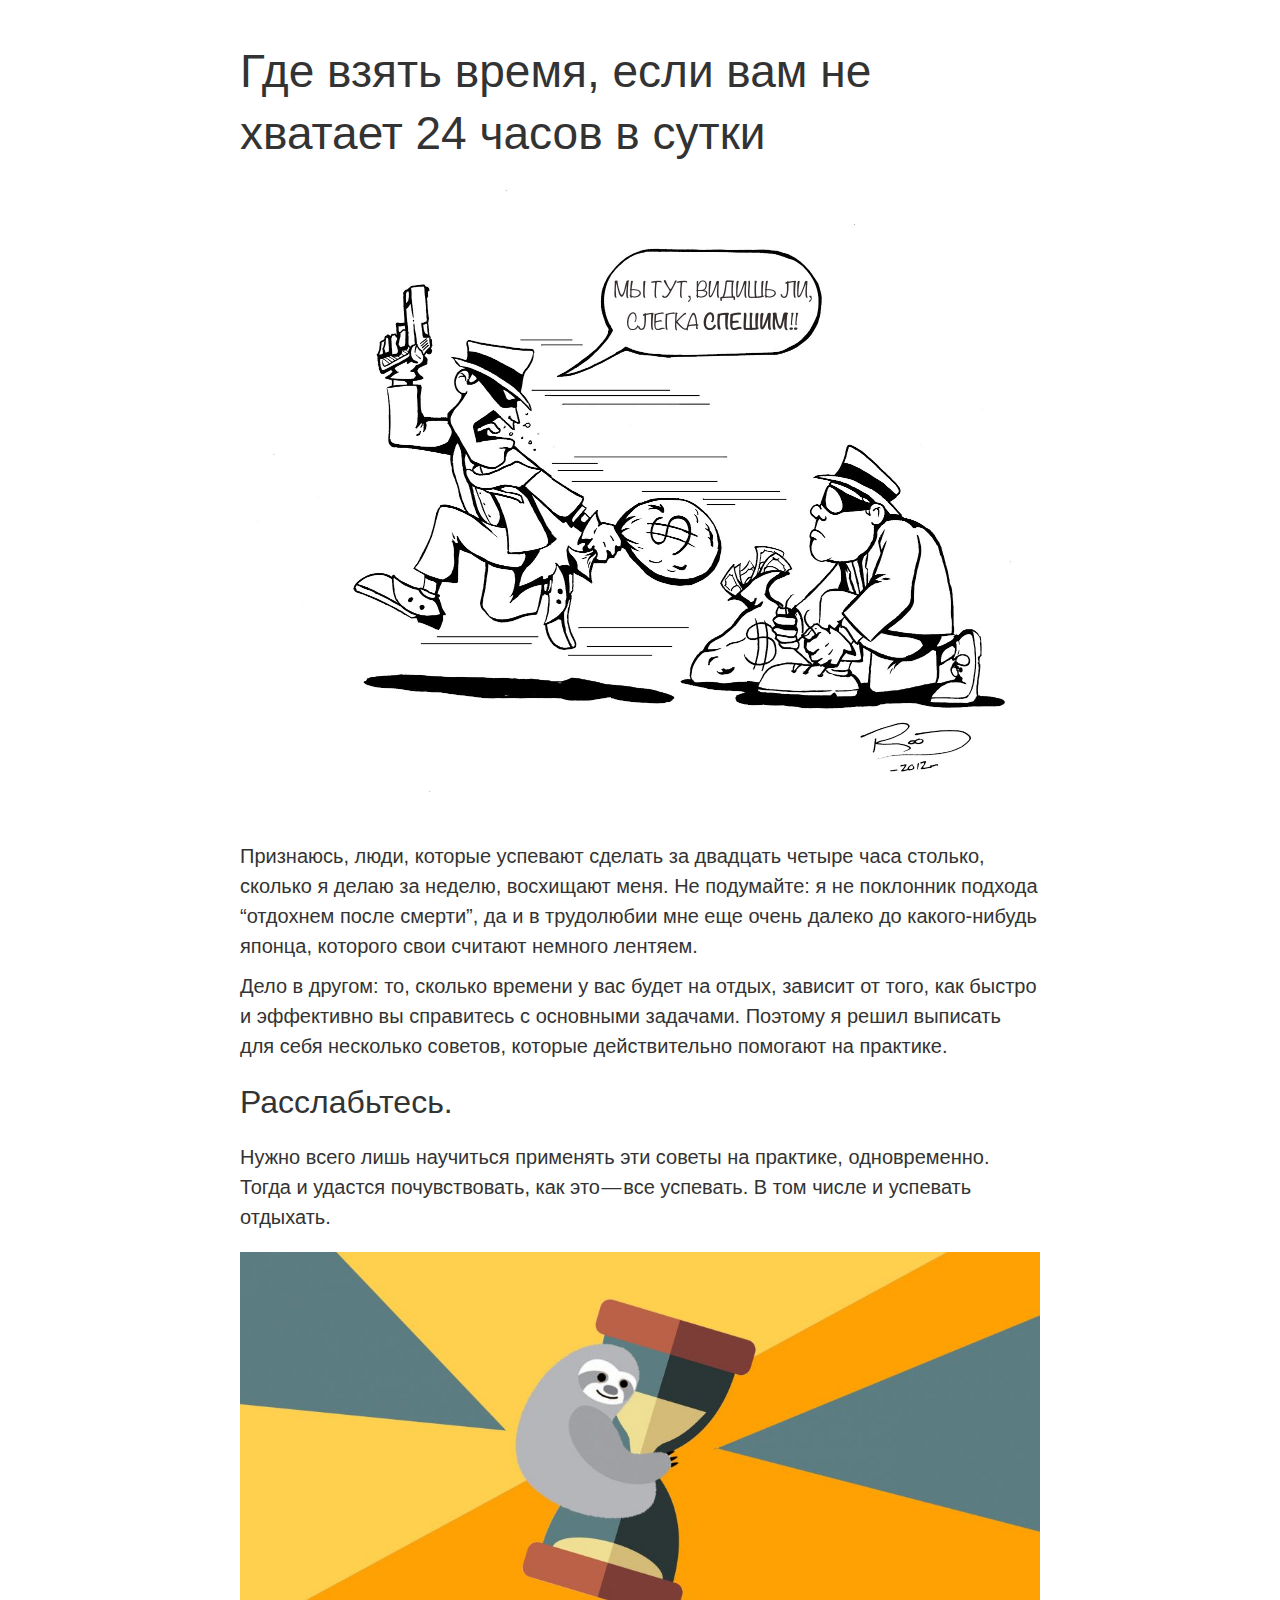
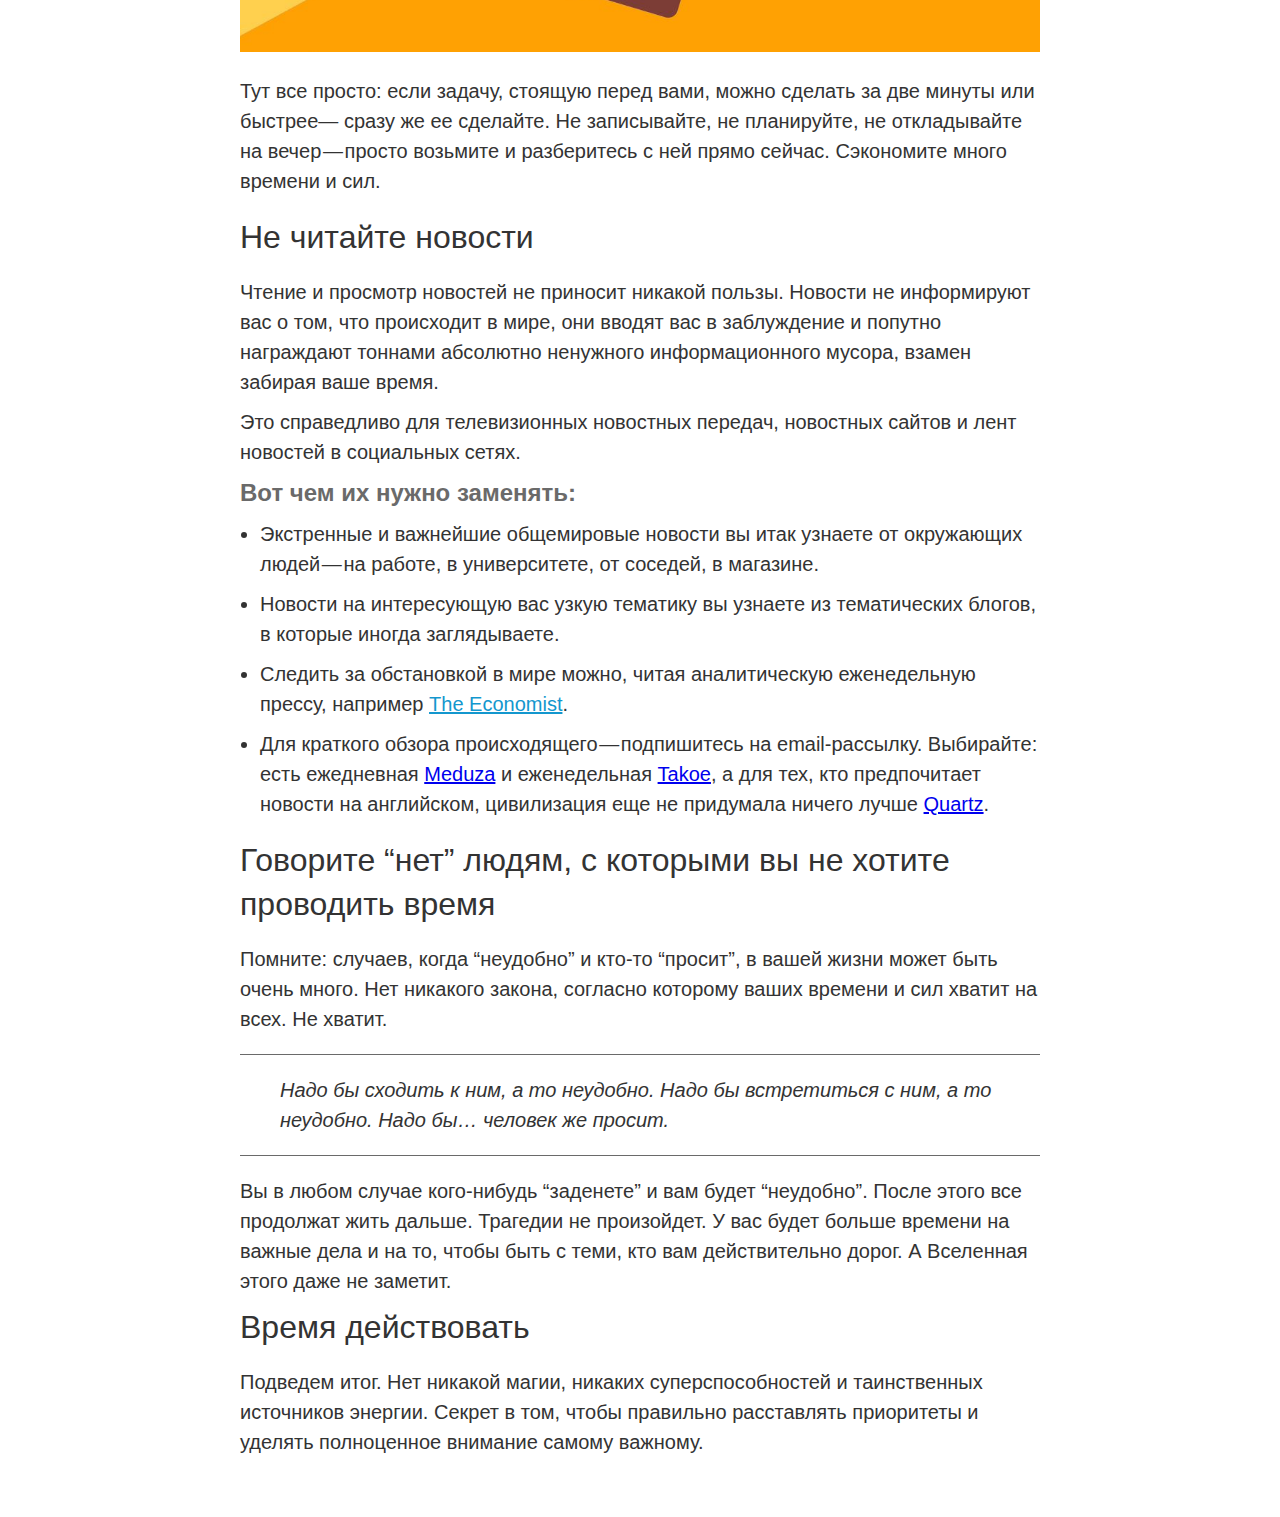
<file: 2-broken-article/index.html>
<!DOCTYPE html>
<html>
    <head>
        <meta charset="utf-8">
        <title>Где взять время, если вам не хватает 24 часов в сутки</title>
        <link href="css/style.css" rel="stylesheet">
    </head>
    <body class="article_wrapper">
        <div class="text_section">
            <h1 class="main_title">Где взять время, если вам не хватает 24 часов в сутки</h1>
            <img src="images/robbers.jpeg" alt="Работа и время" class="article_photo">
            <p class="text">
                Признаюсь, люди, которые успевают сделать за двадцать четыре часа столько, сколько я делаю за неделю, восхищают меня. Не подумайте: я не поклонник подхода “отдохнем после смерти”, да и в трудолюбии мне еще очень далеко до какого-нибудь японца, которого свои считают немного лентяем.
            </p>
            <p class="text">
                Дело в другом: то, сколько времени у вас будет на отдых, зависит от того, как быстро и эффективно вы справитесь с основными задачами. Поэтому я решил выписать для себя несколько советов, которые действительно помогают на практике.
            </p>
        </div>

        <div class="text_section">
            <h2 class="paragraph_title">Расслабьтесь.</h2>
            <p class="text">
                Нужно всего лишь научиться применять эти советы на практике, одновременно. Тогда и удастся почувствовать, как это — все успевать. В том числе и успевать отдыхать.
            </p>
        </div>

        <div class="text_section">    
            <img src="images/time.jpg" alt="вместо удаленного абзаца" class="article_photo">
            <p class="text">
                Тут все просто: если задачу, стоящую перед вами, можно сделать за две минуты или быстрее— сразу же ее сделайте. Не записывайте, не планируйте, не откладывайте на вечер — просто возьмите и разберитесь с ней прямо сейчас. Сэкономите много времени и сил.
            </p>
        </div>

        <div class="text_section">
            <h2 class="paragraph_title">Не читайте новости</h2>
            <p class="text">
                Чтение и просмотр новостей не приносит никакой пользы. Новости не информируют вас о том, что происходит в мире, они вводят вас в заблуждение и попутно награждают тоннами абсолютно ненужного информационного мусора, взамен забирая ваше время.
            </p>
            <p class="text">
                Это справедливо для телевизионных новостных передач, новостных сайтов и лент новостей в социальных сетях.
            </p>
            
            <h3 class="list_title">Вот чем их нужно заменять:</h3>
            <ul class="list">
                <li class="list_item">
                    Экстренные и важнейшие общемировые новости вы итак узнаете от окружающих людей — на работе, в университете, от соседей, в магазине.
                </li>
                <li class="list_item">
                    Новости на интересующую вас узкую тематику вы узнаете из тематических блогов, в которые иногда заглядываете.
                </li>
                <li class="list_item">
                    Следить за обстановкой в мире можно, читая аналитическую еженедельную прессу, например <a href="https://www.economist.com/" class="link">The Economist</a>.
                </li>
                <li class="list_item">
                    Для краткого обзора происходящего — подпишитесь на email-рассылку. Выбирайте: есть ежедневная <a href="https://meduza.io/">Meduza</a> и еженедельная <a href="http://takoe.co/">Takoe</a>, а для тех, кто предпочитает новости на английском, цивилизация еще не придумала ничего лучше <a href="https://qz.com/emails/daily-brief/">Quartz</a>.
                </li>
            </ul>
        </div>

        <div class="text_section">
            <h2 class="paragraph_title">Говорите “нет” людям, с которыми вы не хотите проводить время</h2>
            <p class="text">
                Помните: случаев, когда “неудобно” и кто-то “просит”, в вашей жизни может быть очень много. Нет никакого закона, согласно которому ваших времени и сил хватит на всех. Не хватит.
            </p>
               <blockquote class="quote">
                Надо бы сходить к ним, а то неудобно. Надо бы встретиться с ним, а то неудобно. Надо бы… человек же просит. 
            </blockquote>
            <p class="text">
                Вы в любом случае кого-нибудь “заденете” и вам будет “неудобно”. После этого все продолжат жить дальше. Трагедии не произойдет. У вас будет больше времени на важные дела и на то, чтобы быть с теми, кто вам действительно дорог. А Вселенная этого даже не заметит.
            </p>
            <h2 class="paragraph_title">Время действовать</h2>
            <p class="text">
                Подведем итог. Нет никакой магии, никаких суперспособностей и таинственных источников энергии. Секрет в том, чтобы правильно расставлять приоритеты и уделять полноценное внимание самому важному.
            </p>
        </div>
    </body>
</html>
</file>
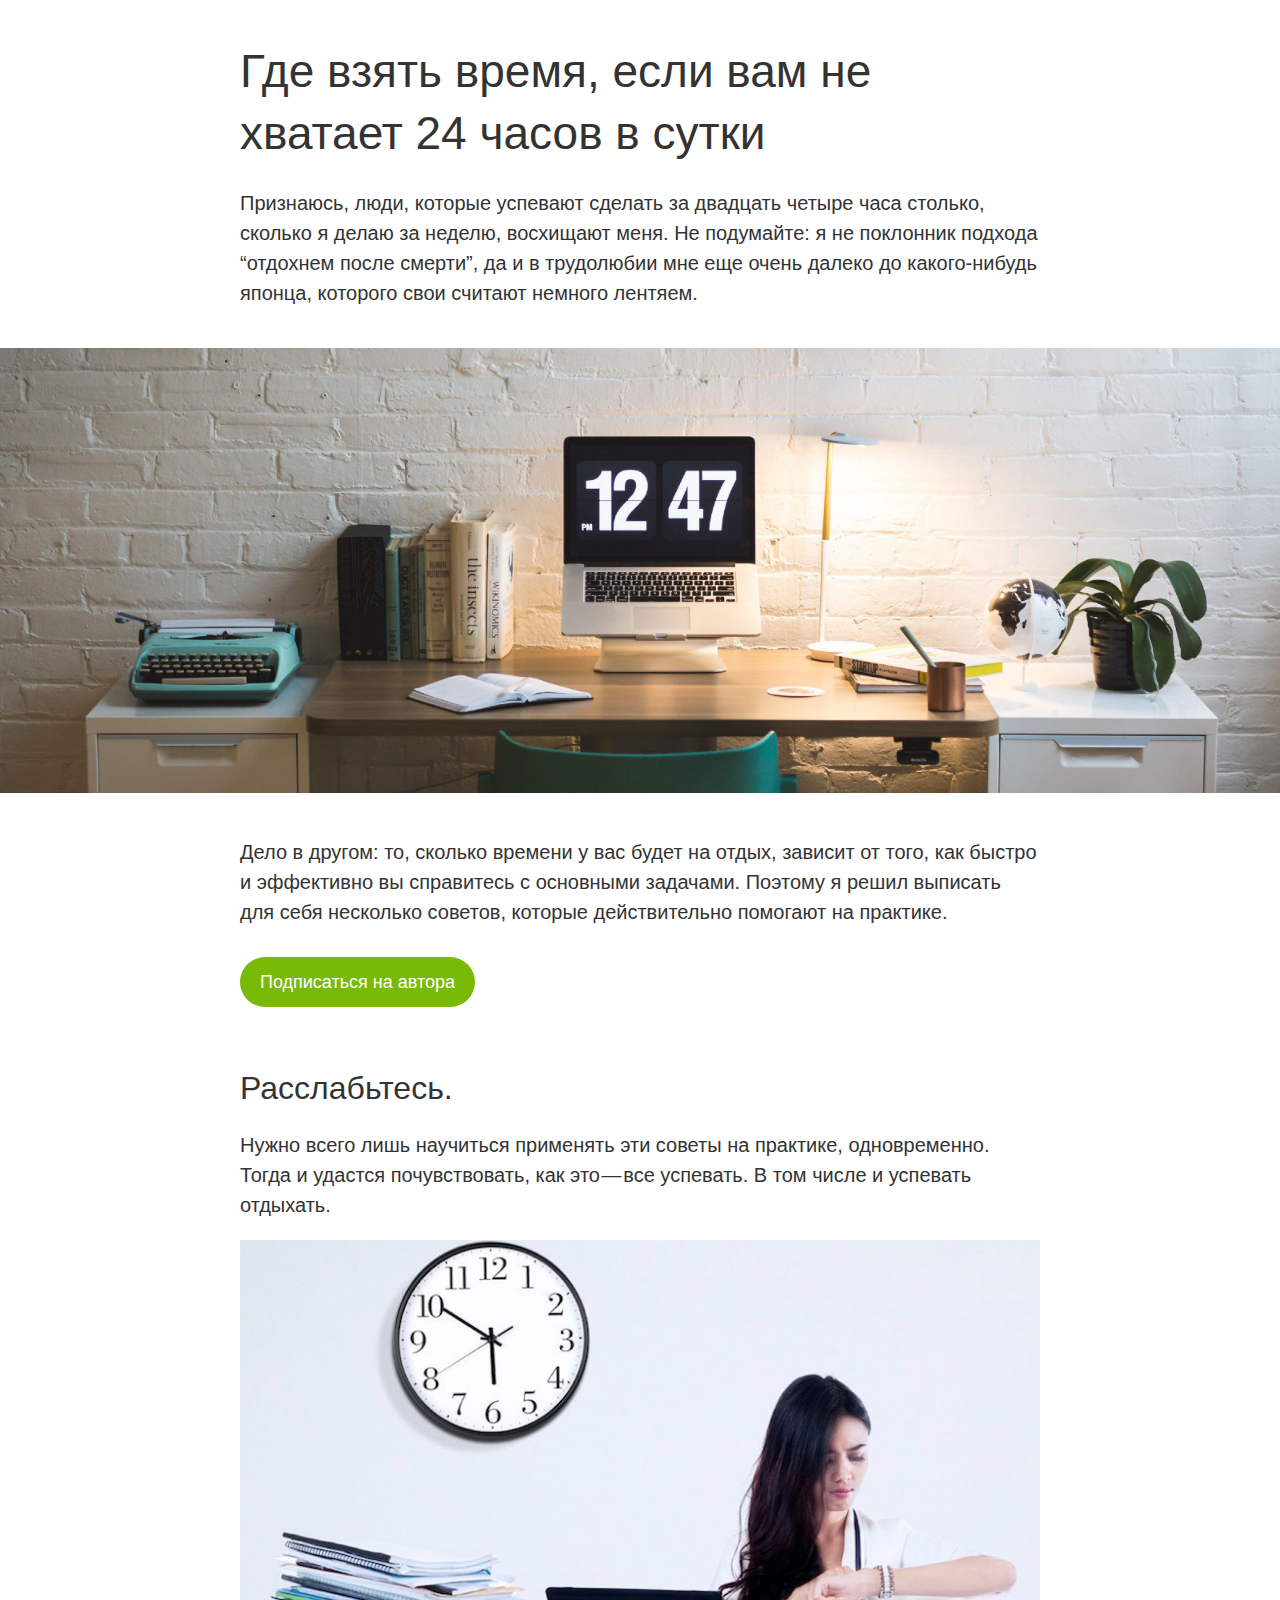
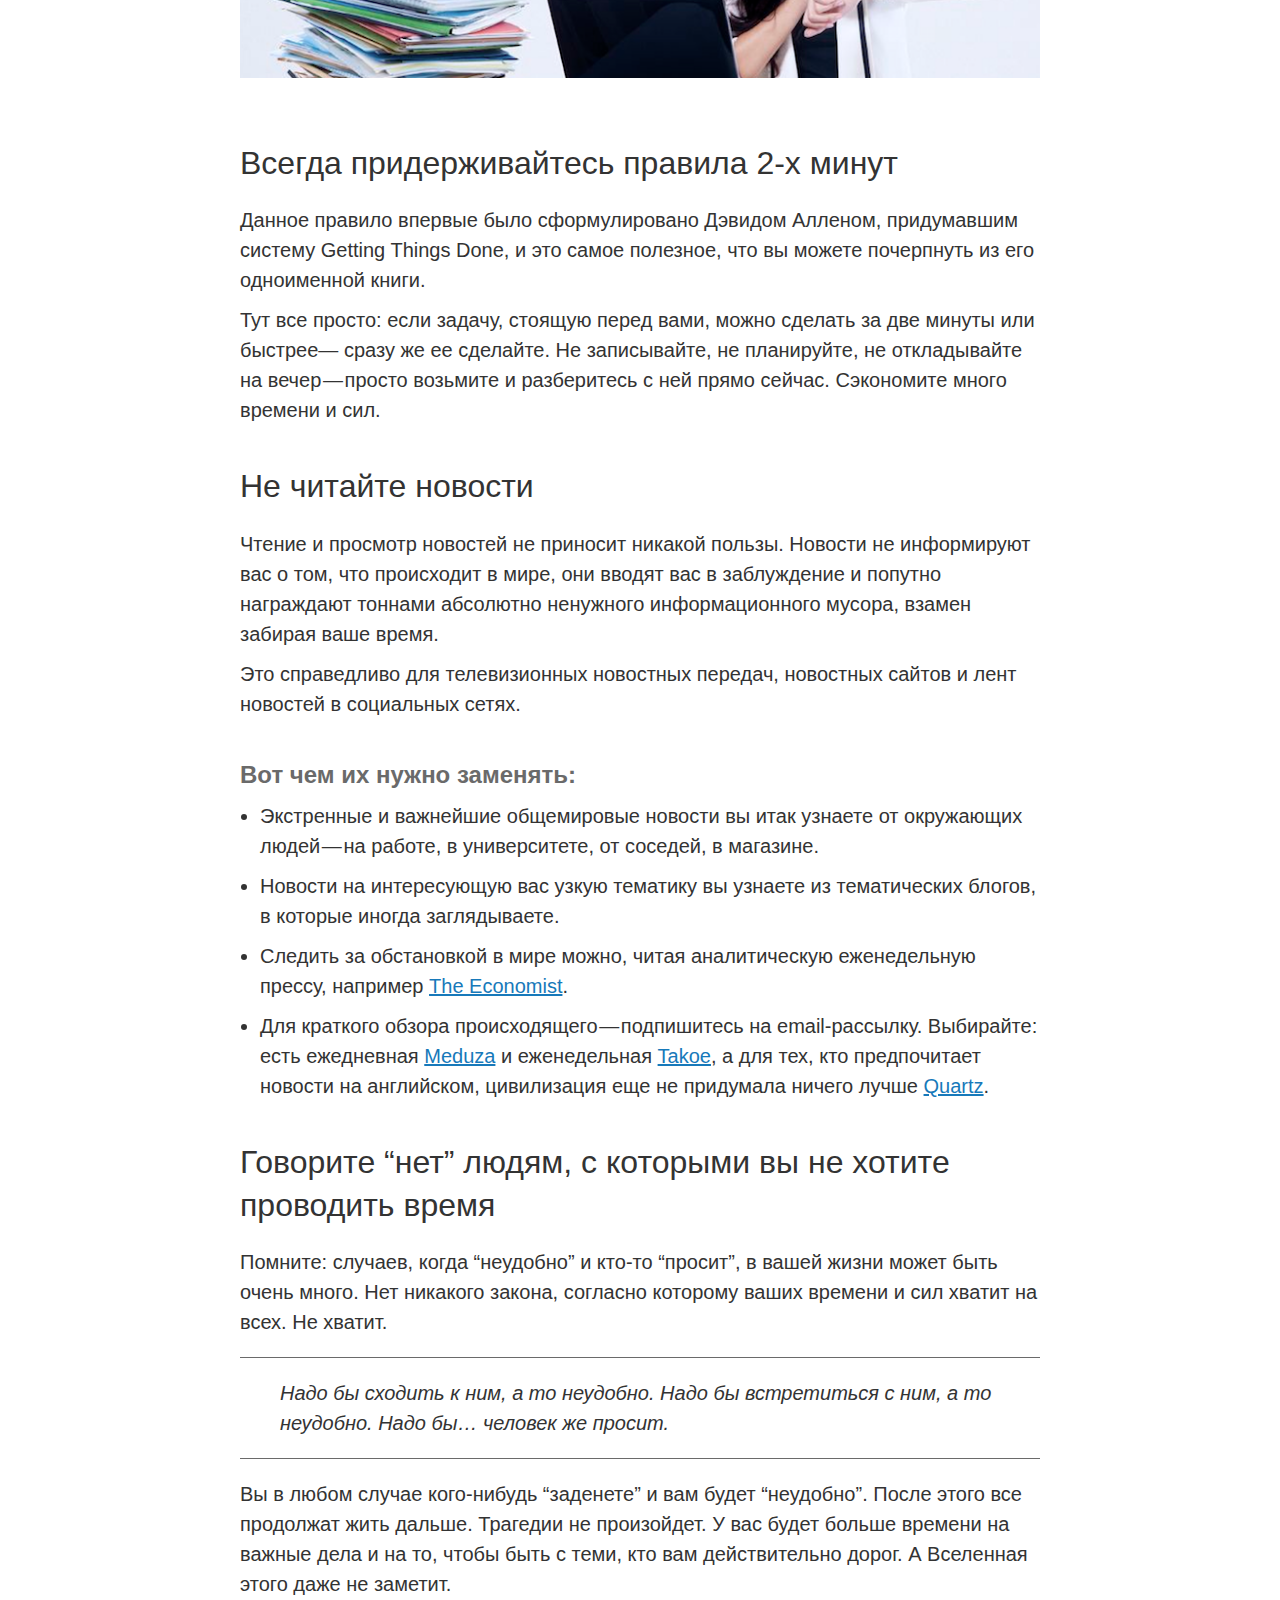
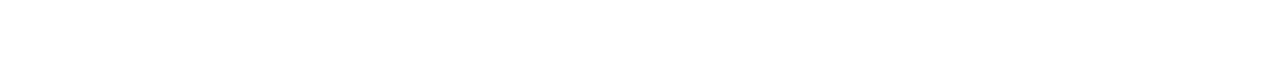
<file: 6-7-old-article-with-css/index.html>
<!DOCTYPE html>
<html>
    <head>
        <meta charset="utf-8">
        <title>Где взять время, если вам не хватает 24 часов в сутки</title>
        <link href="css/style.css" rel="stylesheet">
    </head>
    <body class="article_wrapper">
        <div class="text_section">
            <h1 class="main_title">Где взять время, если вам не хватает 24 часов в сутки</h1>
            <p class="text">
                Признаюсь, люди, которые успевают сделать за двадцать четыре часа столько, сколько я делаю за неделю, восхищают меня. Не подумайте: я не поклонник подхода “отдохнем после смерти”, да и в трудолюбии мне еще очень далеко до какого-нибудь японца, которого свои считают немного лентяем.
            </p>
        </div>
        <img src="images/time.jpg" alt="Работа и время" class="full_screen_photo">
        <div class="text_section">
            <p class="text">
                Дело в другом: то, сколько времени у вас будет на отдых, зависит от того, как быстро и эффективно вы справитесь с основными задачами. Поэтому я решил выписать для себя несколько советов, которые действительно помогают на практике.
            </p>
            <button class="article_button">
                Подписаться на автора
            </button>
        </div>

        <div class="text_section">
            <h2 class="paragraph_title">Расслабьтесь.</h2>
            <p class="text">
                Нужно всего лишь научиться применять эти советы на практике, одновременно. Тогда и удастся почувствовать, как это — все успевать. В том числе и успевать отдыхать.
            </p>
        </div>

        <div class="text_section">
            <img src="images/photo.png" alt="Работа и время" class="article_photo">
            <h2 class="paragraph_title">Всегда придерживайтесь правила 2-х минут</h2>
            <p class="text">
                Данное правило впервые было сформулировано Дэвидом Алленом, придумавшим систему Getting Things Done, и это самое полезное, что вы можете почерпнуть из его одноименной книги.
            </p>
            <p class="text">
                Тут все просто: если задачу, стоящую перед вами, можно сделать за две минуты или быстрее— сразу же ее сделайте. Не записывайте, не планируйте, не откладывайте на вечер — просто возьмите и разберитесь с ней прямо сейчас. Сэкономите много времени и сил.
            </p>
        </div>

        <div class="text_section">
            <h2 class="paragraph_title">Не читайте новости</h2>
            <p class="text">
                Чтение и просмотр новостей не приносит никакой пользы. Новости не информируют вас о том, что происходит в мире, они вводят вас в заблуждение и попутно награждают тоннами абсолютно ненужного информационного мусора, взамен забирая ваше время.
            </p>
            <p class="text">
                Это справедливо для телевизионных новостных передач, новостных сайтов и лент новостей в социальных сетях.
            </p>
            
            <h3 class="list_title">Вот чем их нужно заменять:</h3>
            <ul class="list">
                <li class="list_item">
                    Экстренные и важнейшие общемировые новости вы итак узнаете от окружающих людей — на работе, в университете, от соседей, в магазине.
                </li>
                <li class="list_item">
                    Новости на интересующую вас узкую тематику вы узнаете из тематических блогов, в которые иногда заглядываете.
                </li>
                <li class="list_item">
                    Следить за обстановкой в мире можно, читая аналитическую еженедельную прессу, например <a href="https://www.economist.com/" class="link">The Economist</a>.
                </li>
                <li class="list_item">
                    Для краткого обзора происходящего — подпишитесь на email-рассылку. Выбирайте: есть ежедневная <a href="https://meduza.io/">Meduza</a> и еженедельная <a href="http://takoe.co/">Takoe</a>, а для тех, кто предпочитает новости на английском, цивилизация еще не придумала ничего лучше <a href="https://qz.com/emails/daily-brief/">Quartz</a>.
                </li>
            </ul>
        </div>

        <div class="text_section">
            <h2 class="paragraph_title">Говорите “нет” людям, с которыми вы не хотите проводить время</h2>
            <p class="text">
                Помните: случаев, когда “неудобно” и кто-то “просит”, в вашей жизни может быть очень много. Нет никакого закона, согласно которому ваших времени и сил хватит на всех. Не хватит.
            </p>
            <blockquote class="quote">
                Надо бы сходить к ним, а то неудобно. Надо бы встретиться с ним, а то неудобно. Надо бы… человек же просит.
            </blockquote>
            <p class="text">
                Вы в любом случае кого-нибудь “заденете” и вам будет “неудобно”. После этого все продолжат жить дальше. Трагедии не произойдет. У вас будет больше времени на важные дела и на то, чтобы быть с теми, кто вам действительно дорог. А Вселенная этого даже не заметит.
            </p>
        </div>
    </body>
</html>
</file>
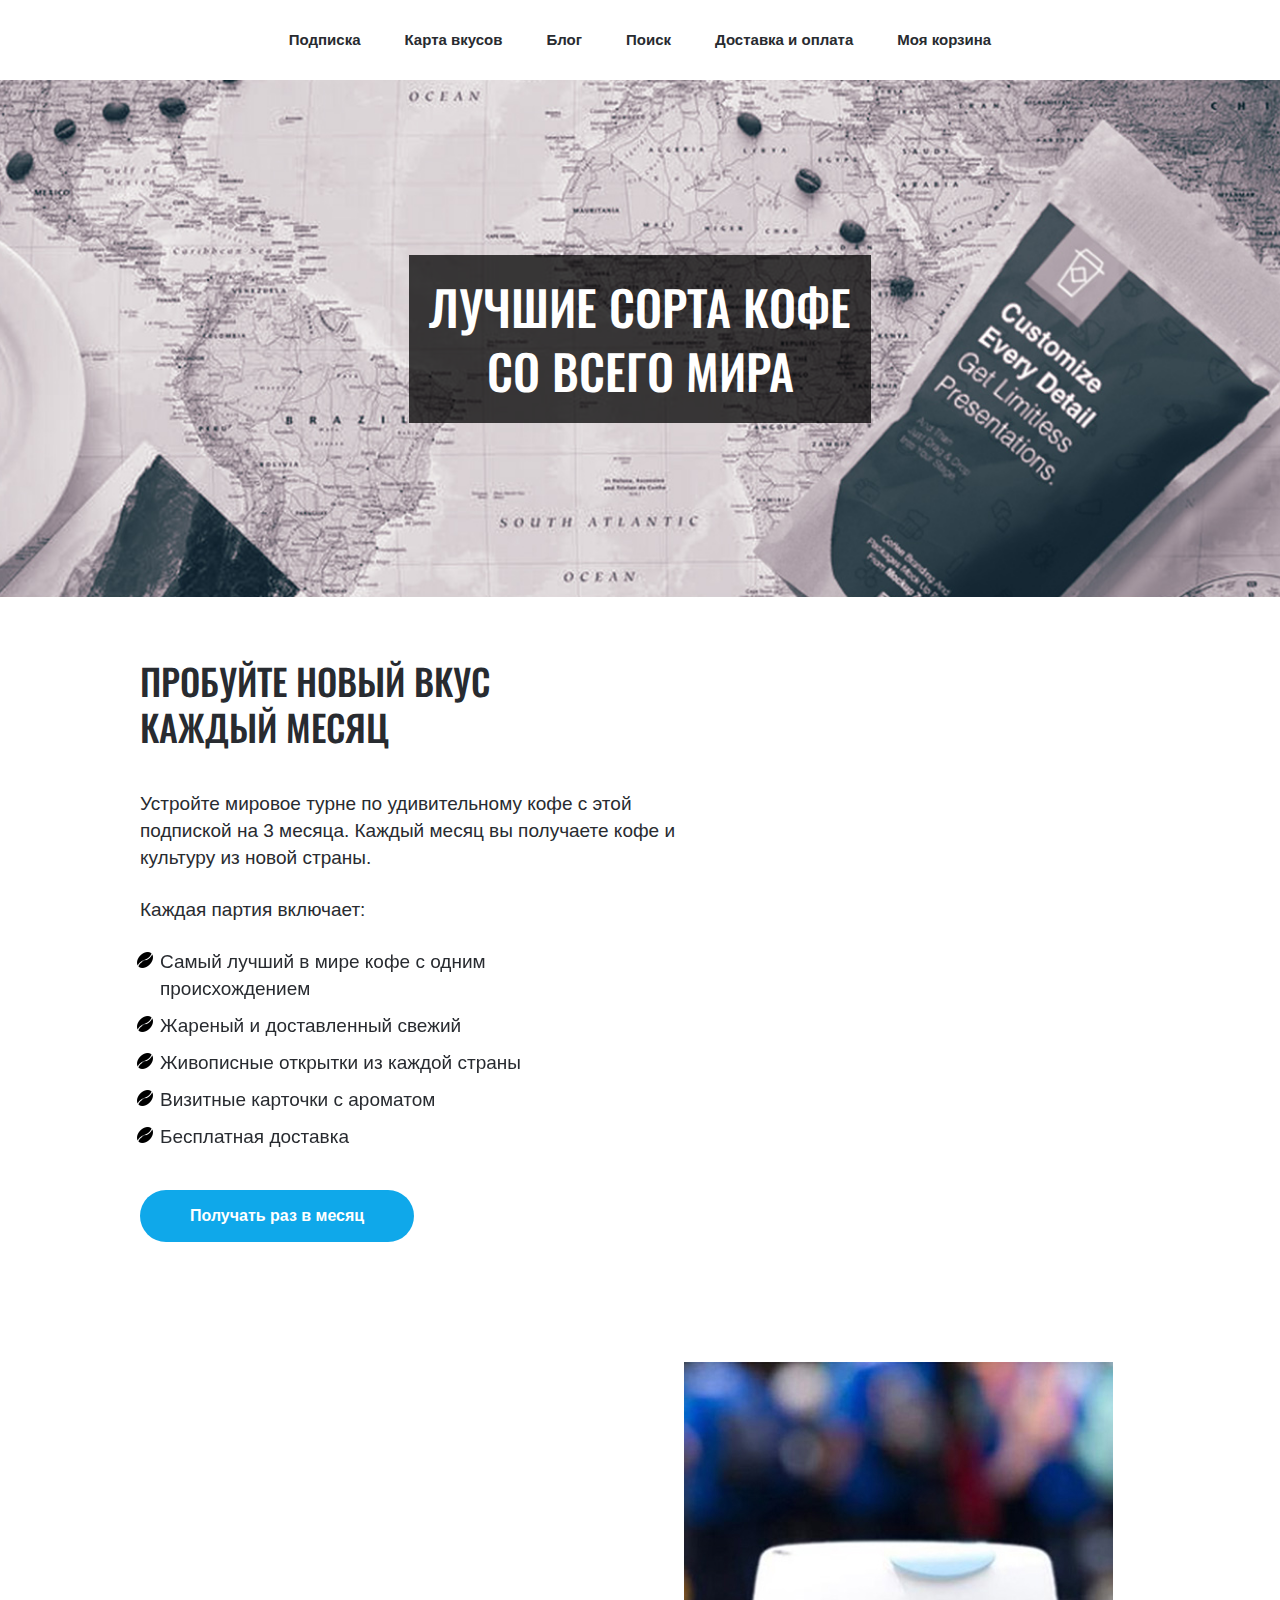
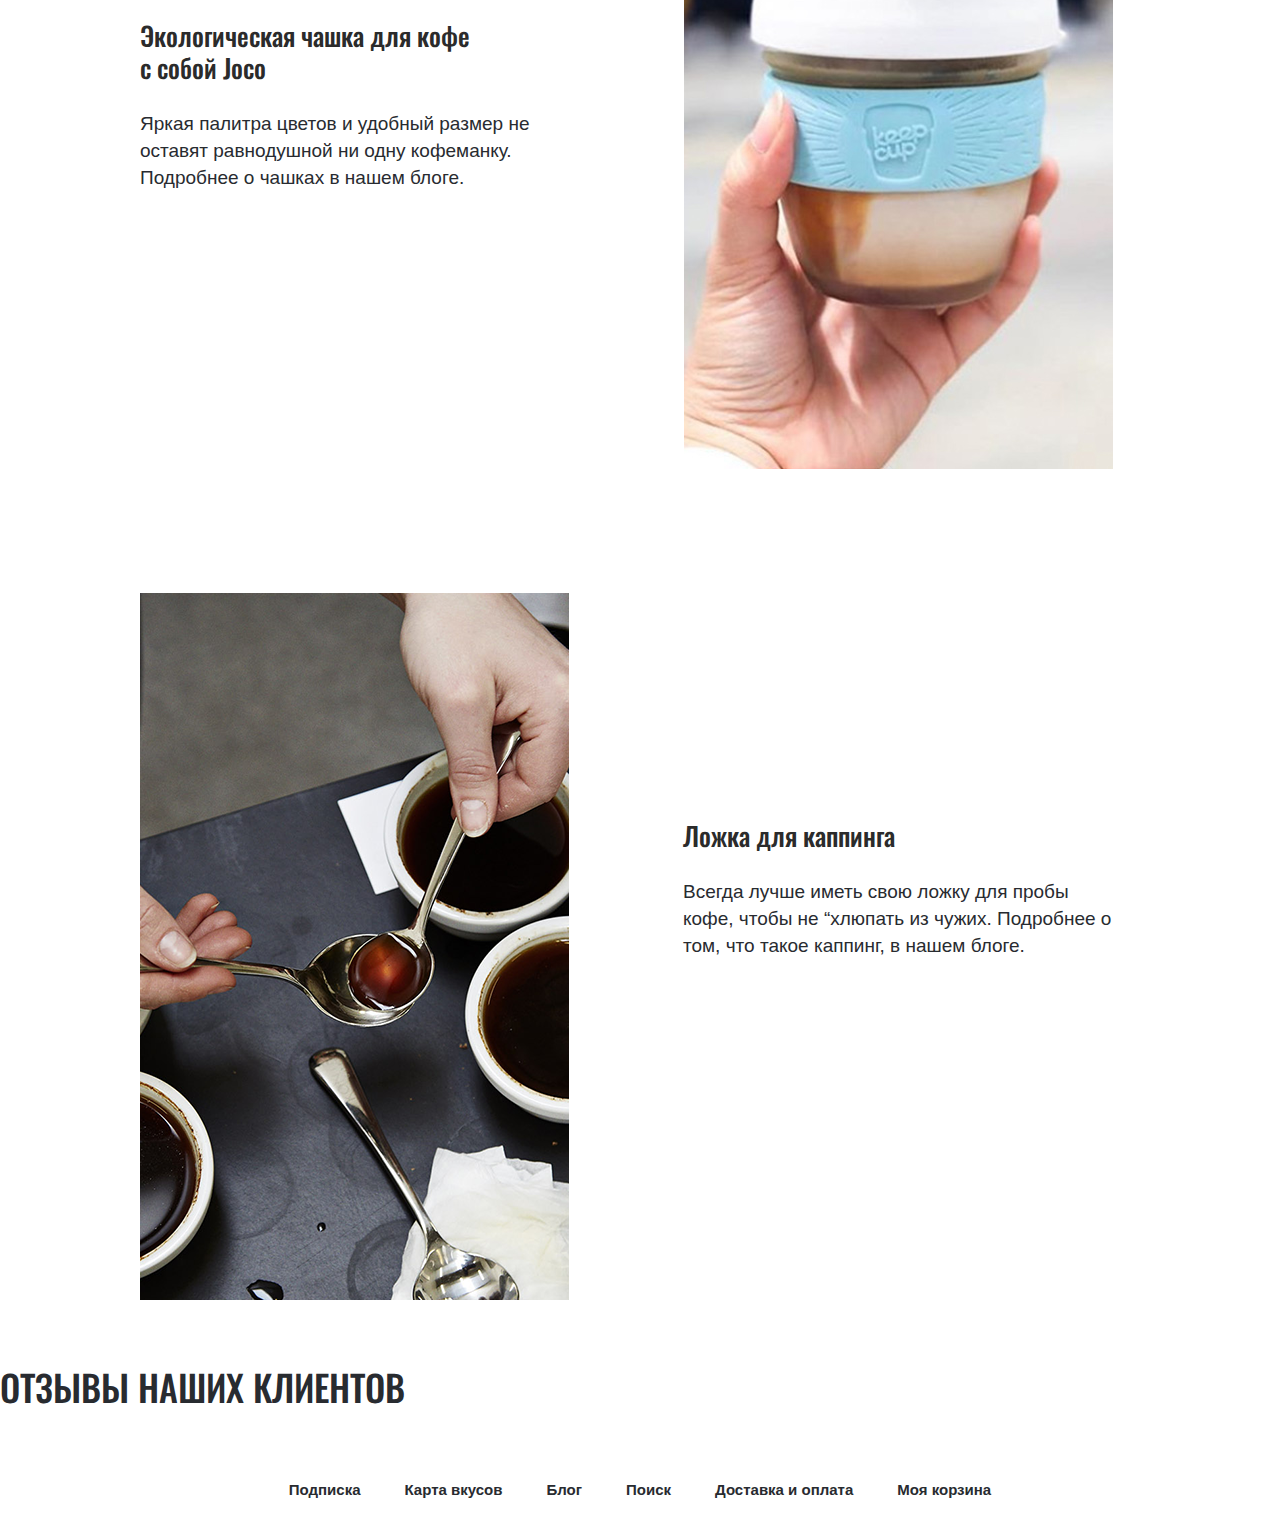
<file: coffee-page-broken/index.html>
<!DOCTYPE html>
<html>
    <head>
        <meta charset="utf-8">
        <title>Coffee Page</title>
        <link href="css/style.css" rel="stylesheet">
        <link href="https://fonts.googleapis.com/css?family=Oswald:500&display=swap&subset=cyrillic" rel="stylesheet">
    </head>
    <body>
        <div class="top_menu">
            <ul class="menu">
                <li class="menu_item">
                    <a href="#" class="menu_link">Подписка</a>
                </li>
                <li class="menu_item">
                    <a href="#" class="menu_link">Карта вкусов</a>
                </li>
                <li class="menu_item">
                    <a href="#" class="menu_link">Блог</a>
                </li>
                <li class="menu_item">
                    <a href="#" class="menu_link">Поиск</a>
                </li>
                <li class="menu_item">
                    <a href="#" class="menu_link">Доставка и оплата</a>
                </li>
                <li class="menu_item">
                    <a href="#" class="menu_link">Моя корзина</a>
                </li>
            </ul>
        </div>
        <div class="top_block_wrapper">
            <div class="top_block_title_wrapper">
                <h1 class="top_block_title">
                    Лучшие сорта кофе<br>со всего мира
                </h1>
            </div>
        </div>
        <div class="content_wrapper">
            <h2 class="content_title">Пробуйте новый вкус<br>каждый месяц</h2>
            <p class="text">
                Устройте мировое турне по удивительному кофе с этой подпиской на 3 месяца. Каждый месяц вы получаете кофе и культуру из новой страны.
            </p>
            <p class="text">
                Каждая партия включает:
            </p>
            <ul class="content_list">
                <li class="content_list_item">Самый лучший в мире кофе с одним происхождением</li>
                <li class="content_list_item">Жареный и доставленный свежий</li>
                <li class="content_list_item">Живописные открытки из каждой страны</li>
                <li class="content_list_item">Визитные карточки с ароматом</li>
                <li class="content_list_item">Бесплатная доставка</li>
            </ul>
            <a href="#" class="order_button">Получать раз в месяц</a>
        </div>
        <div class="content_wrapper">
            <div class="order_text_wrapper order">
                <h3 class="order_title">Экологическая чашка для кофе с собой Joco</h3>
                <p class="text">
                    Яркая палитра цветов и удобный размер не оставят равнодушной ни одну кофеманку. Подробнее о чашках в нашем блоге.
                </p>
            </div>
            <div class="order_picture_wrapper">
                <img src="images/coffee.jpg" alt="Coffee">
            </div>
        </div>
        
        
        <div class="content_wrapper">
            <div class="order_picture_wrapper order">
                <img src="images/spoon.png" alt="Coffee">
            </div>
               <div class="order_text_wrapper">
                <h3 class="order_title">Ложка для каппинга</h3>
                <p class="text">
                    Всегда лучше иметь свою ложку для пробы кофе, чтобы не “хлюпать из чужих. Подробнее о том, что такое каппинг, в нашем блоге.
                </p>
            </div>
        </div>

                      <h2 class="content_title">ОТЗЫВЫ НАШИХ КЛИЕНТОВ</h2>        
           
           
           
           
           
           
            <div class="bottom_menu">
            <ul class="menu">
                <li class="menu_item">
                    <a href="#" class="menu_link">Подписка</a>
                </li>
                <li class="menu_item">
                    <a href="#" class="menu_link">Карта вкусов</a>
                </li>
                <li class="menu_item">
                    <a href="#" class="menu_link">Блог</a>
                </li>
                <li class="menu_item">
                    <a href="#" class="menu_link">Поиск</a>
                </li>
                <li class="menu_item">
                    <a href="#" class="menu_link">Доставка и оплата</a>
                </li>
                <li class="menu_item">
                    <a href="#" class="menu_link">Моя корзина</a>
                </li>
            </ul>
        </div>
    </body>
</html>
</file>
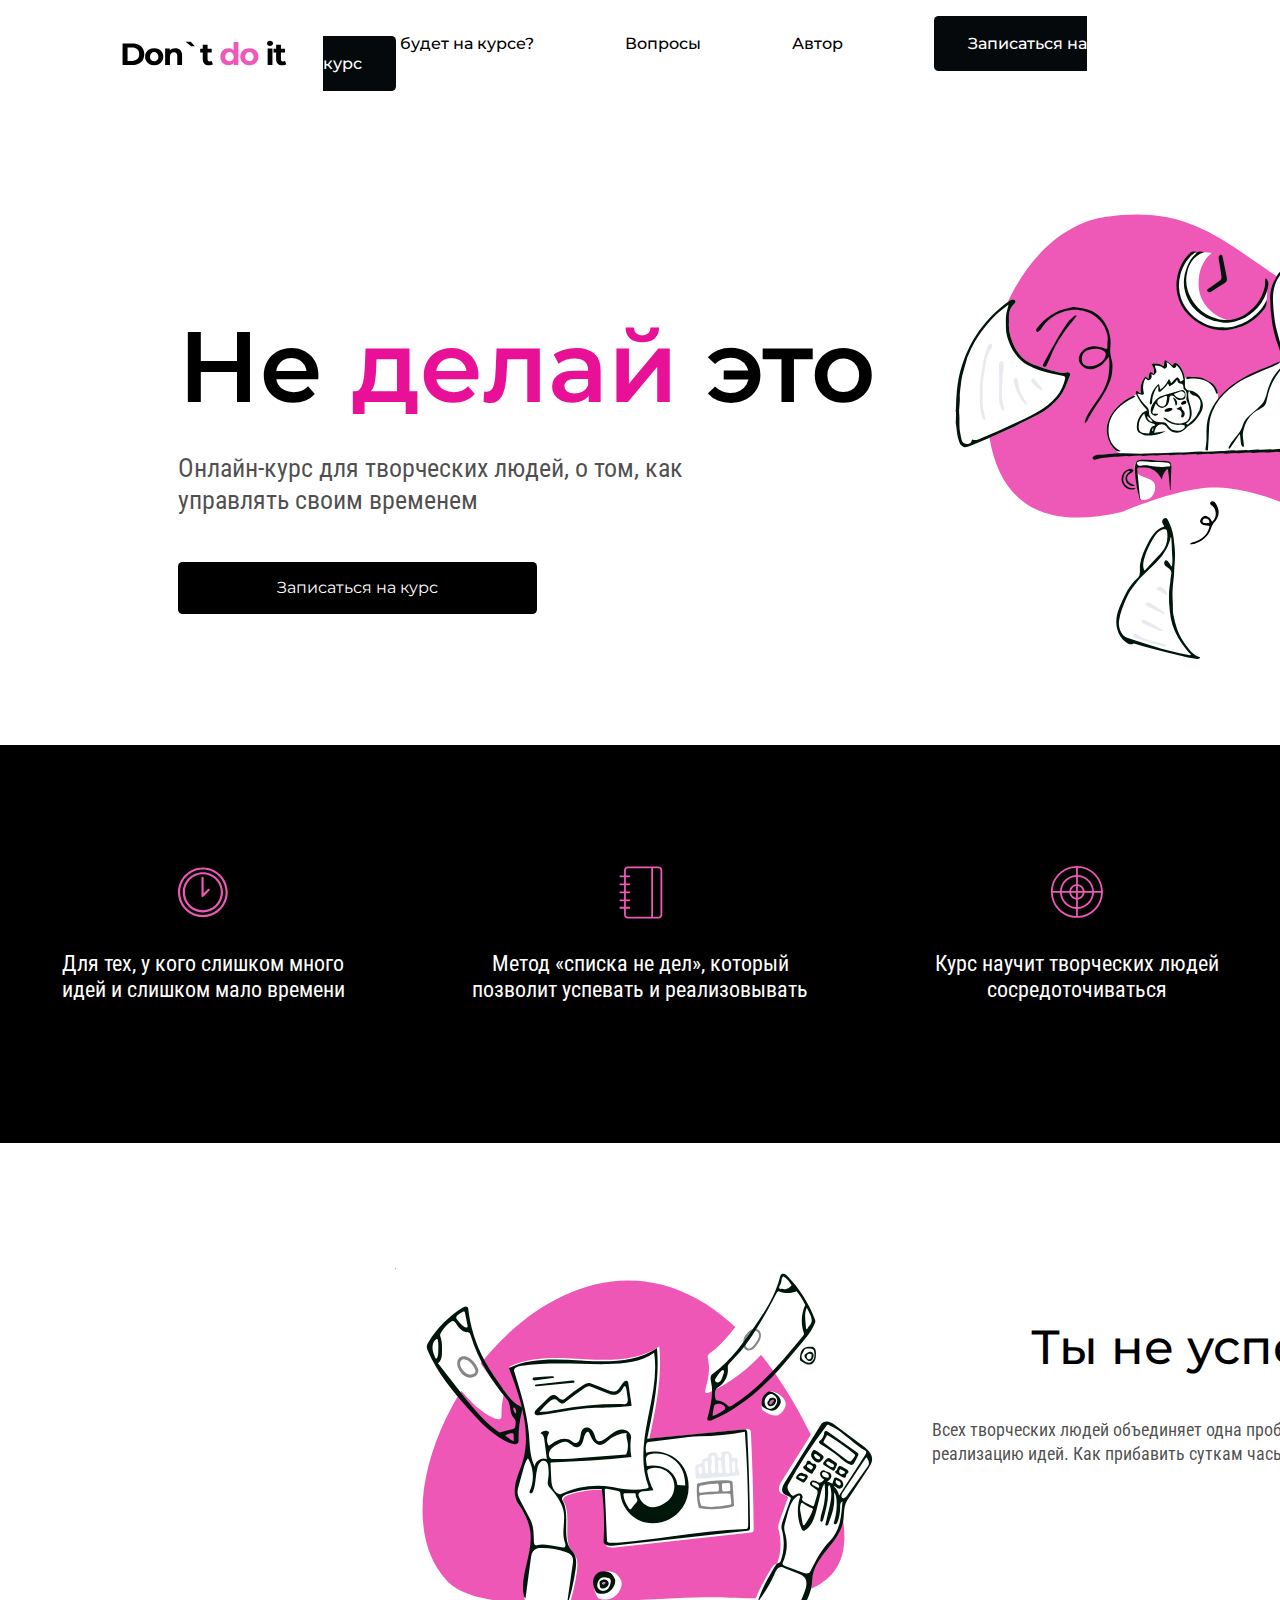
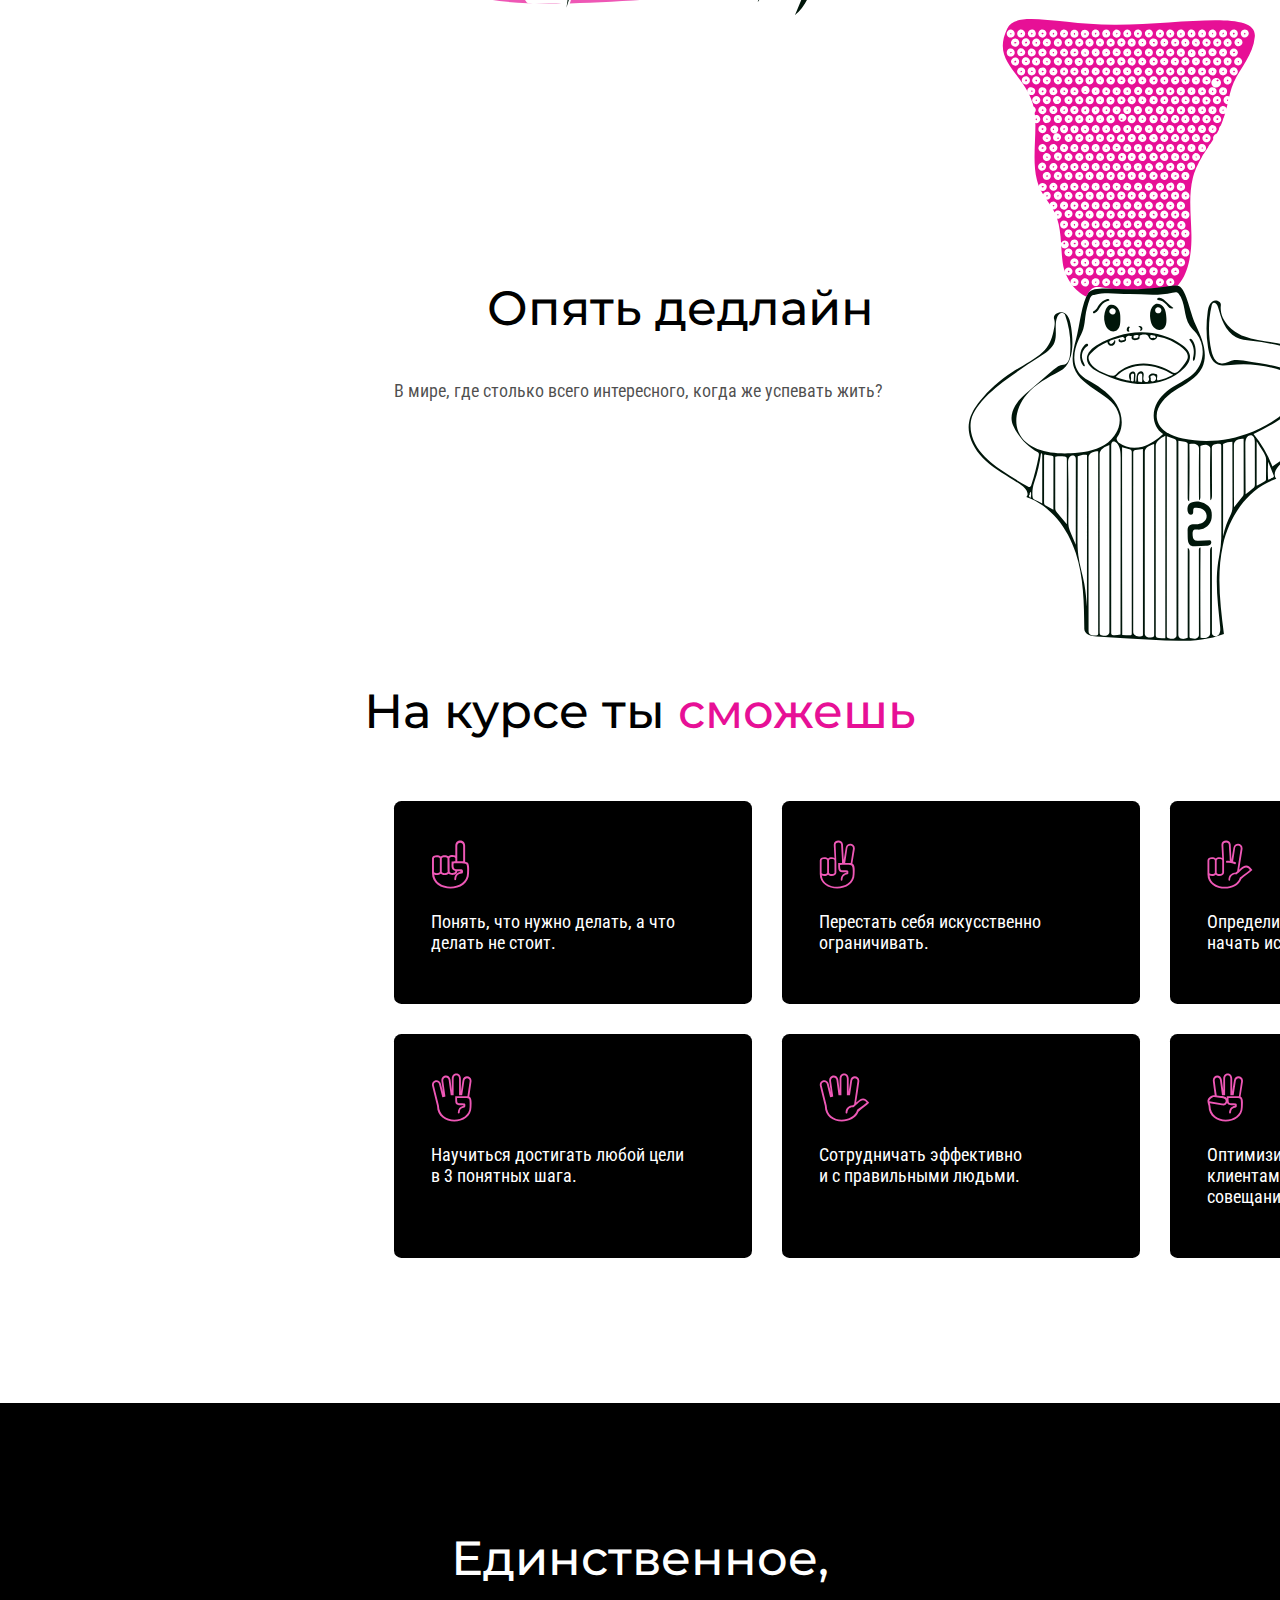
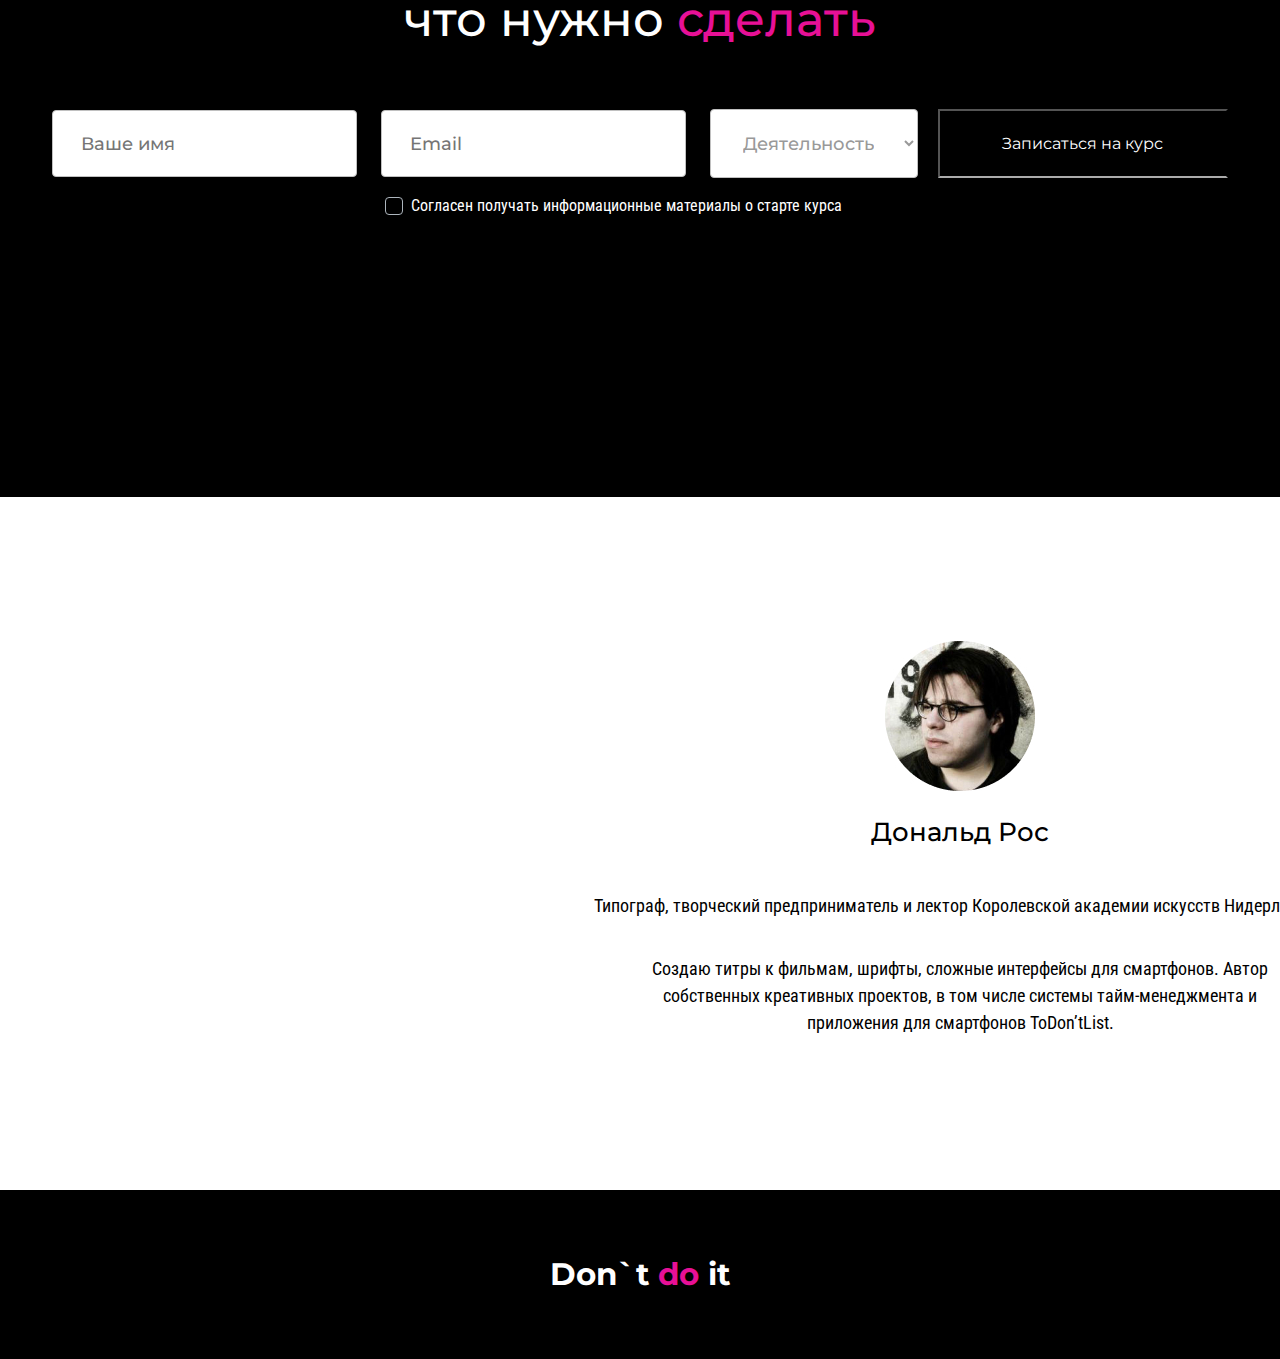
<file: Don't do it/index.html>
<!doctype html>
<html lang="en" xmlns="http://www.w3.org/1999/html">
<head>
    <meta charset="UTF-8">
    <title>Don't do it</title>
    <link href="css/style.css" rel="stylesheet">
    <link rel="preconnect" href="https://fonts.gstatic.com">
    <link href="https://fonts.googleapis.com/css2?family=Montserrat:wght@500;600;700&family=Roboto+Condensed&display=swap" rel="stylesheet">
</head>
<body>
    <header class="header">
        <img src="img/logo.svg" alt="Don`t do it" class="logo">
        <nav>
            <a class="menu_link"> Что будет на курсе?</a>
            <a class="menu_link"> Вопросы</a>
            <a class="menu_link"> Автор</a>
            <a class="menu_link button_black"> Записаться на курс</a>
        </nav>
    </header>
    <div class="content">
        <div>
            <h1 class="content_title">Не <span class="colortext">делай</span> это</h1>
            <p class="content_text"> Онлайн-курс для творческих людей, о том, как управлять своим временем </p>
            <div class="button_black button">Записаться на курс</div>
        </div>
        <img src="img/done.svg" alt="done" class="done">
    </div>
    <section class="black_one">
        <div class="grid_black">
            <div class="icon">
                <img src="img/time.svg" alt="time">
                <p>Для тех, у кого слишком много <br> идей и слишком мало времени</p>
            </div>
            <div class="icon">
                <img src="img/book.svg" alt="book">
                <p>Метод «списка не дел», который <br> позволит успевать и реализовывать</p>
            </div>
            <div class="icon">
                <img src="img/target.svg" alt="target">
                <p>Курс научит творческих людей сосредоточиваться</p>
            </div>
        </div>
    </section>
    <section class="picture">
        <div class="picture_finanses">
            <img src="img/finances.svg" alt="image" class="picture_image">
            <div>
                <h2 class="picture_heading">Ты не успеешь</h2>
                <p class="picture_text">Всех творческих людей объединяет одна проблема - отсутствие времени на реализацию идей. Как прибавить суткам часы, рассмотрим в нашем курсе.</p>
            </div>
        </div>
        <div class="picture_blowing">
            <div>
            <h2 class="picture_heading">Опять дедлайн</h2>
            <p class="picture_text">В мире, где столько всего интересного, когда же успевать жить?</p>
            </div>
            <img src="img/blowing.svg" alt="Mind blowing" class="picture_image">
        </div>
    </section>
    <section>
        <h2 class="picture_heading">На курсе ты <span class="colortext">сможешь</span></h2>
        <div class="grid">
            <div class="grid_cell">
                    <img src="img/one.svg" alt="1">
                    <p class="box_text">Понять, что нужно делать, а что делать не стоит.</p>
            </div>
            <div class="grid_cell">
                    <img src="img/two.svg" alt="2">
                    <p class="box_text">Перестать себя искусственно ограничивать.</p>
            </div>
            <div class="grid_cell">
                    <img src="img/three.svg" alt="3">
                    <p class="box_text">Определить сильные стороны и начать использовать слабые.</p>
            </div>
            <div class="grid_cell">
                    <img src="img/four.svg" alt="4">
                    <p class="box_text">Научиться достигать любой цели <br> в 3 понятных шага.</p>
            </div>
            <div class="grid_cell">
                    <img src="img/five.svg" alt="5">
                    <p class="box_text">Сотрудничать эффективно <br> и с правильными людьми.</p>
            </div>
            <div class="grid_cell">
                    <img src="img/six.svg" alt="6">
                    <p class="box_text">Оптимизировать общение с клиентами и проведение совещаний.</p>
            </div>
        </div>
    </section>
    <section class="need">
        <h2 class="picture_heading black">Единственное, <br>что нужно <span class="colortext">сделать</span></h2>
            <form action="php/hander.php" method="get" class="form">
                <label>
                    <input type="text" name="name" placeholder="Ваше имя" class="frame">
                    <input type="text" name="email" placeholder="Email" class="frame">
                    <select name="activities" class="frame">
                        <option  value="hide" class="hide">Деятельность</option>
                        <option value="programmer" class="list">Программист</option>
                        <option value="designer" class="list">Дизайнер</option>
                        <option value="marketer" class="list">Маркетолог</option>
                    </select>
                </label>
                <button type="submit" class="button">Записаться на курс</button>
            </form>
            <form action="php/hander.php" method="get" class="checkbox">
                <input type="checkbox" class="custom-checkbox" id="consent" name="consent" value="yes">
                <label for="consent">Согласен получать информационные материалы о старте курса</label>
            </form>
    </section>
    <section class="face">
        <img src="img/faсe.jpg" alt="photo">
        <h3 class="name">Дональд Рос</h3>
        <p>Типограф, творческий предприниматель и лектор Королевской академии искусств Нидерландов</p>
        <p class="name_text">Создаю титры к фильмам, шрифты, сложные интерфейсы для смартфонов. Автор собственных креативных проектов, в том числе системы тайм-менеджмента и приложения для смартфонов ToDon’tList.</p>
    </section>
    <footer class="footer">
        <p>Don`t <span class="colortext">do</span> it</p>
    </footer>
</body>
</html>
</file>
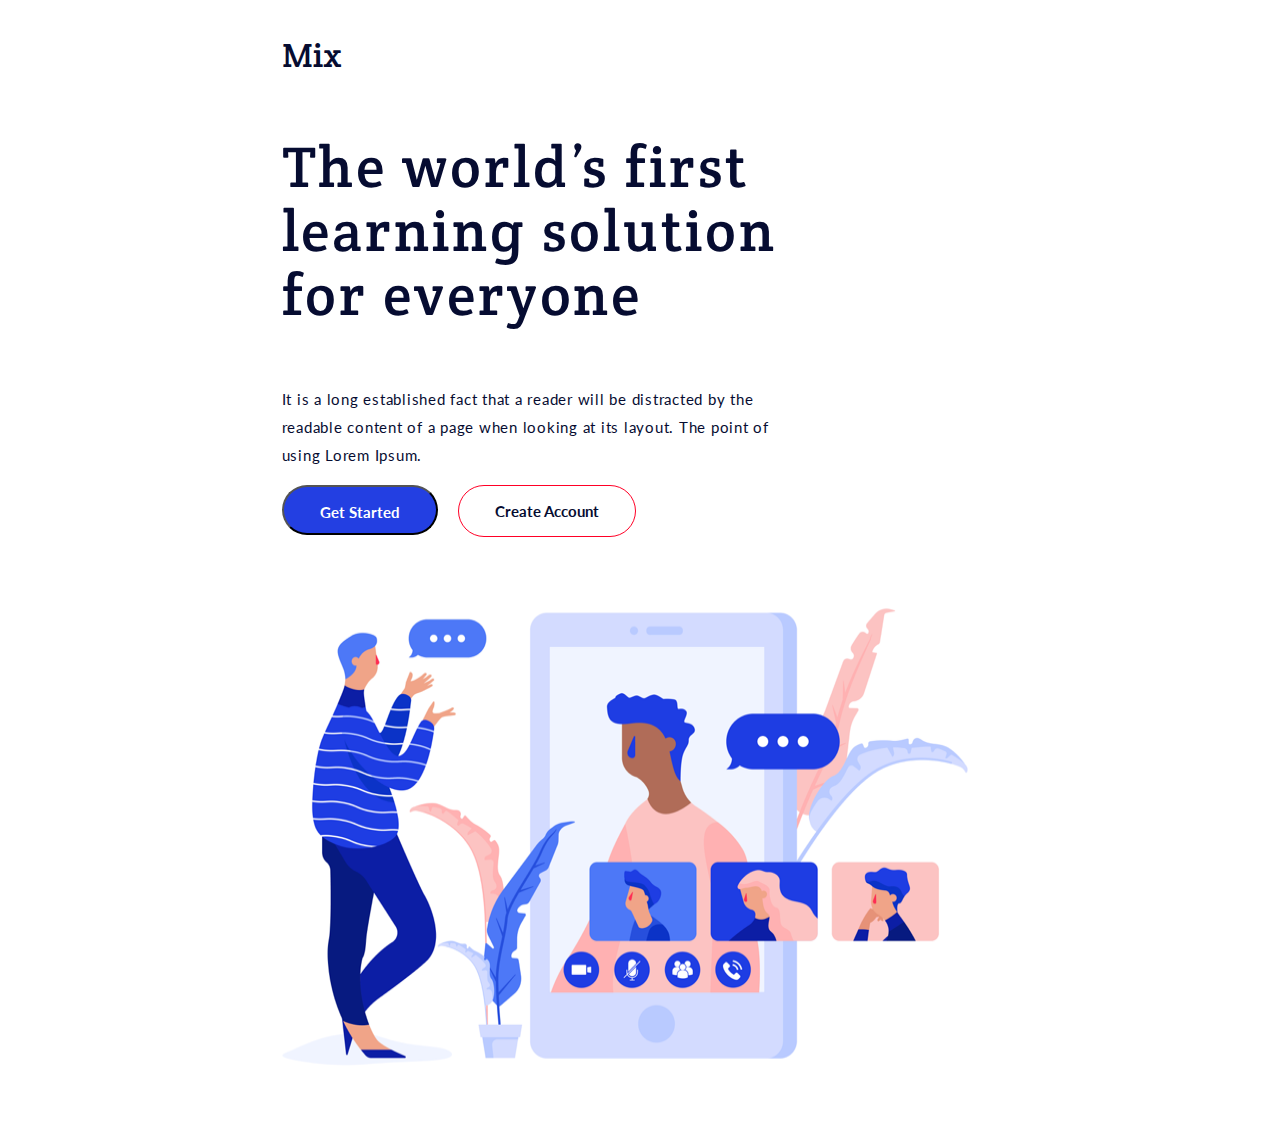
<file: Task1/index.html>
<!DOCTYPE html>
<html>
    <head>
       <title>learning solution</title>
        <link href="css/style.css" rel="stylesheet">
        <link rel="preconnect" href="https://fonts.gstatic.com">
        <link href="https://fonts.googleapis.com/css2?family=Crete+Round&family=Lato:wght@300&display=swap" rel="stylesheet">
    </head>
    <body>
    <header>
        <div class="wrapper">
            <p class="text">
                Mix
            </p>
            <h1 class="main">
                <p>
                    The world’s first learning solution for everyone
                </p>
            </h1>
            <p class="main_text">
                It is a long established fact that a reader will be distracted by the
                readable content of a page when looking at its layout. The point of
                using Lorem Ipsum.
            </p>
            <nav>
                <ul class="nav">
                    <li> <button class="button_a"> Get Started    </button> </li>
                    <li> <button class="button_b"> Create Account </button> </li>
                </ul>
            </nav>
            <img src="images/clipart.png" alt="Клипарт" class="photo">
        </div>
    </header>
    </body>
</html>
</file>
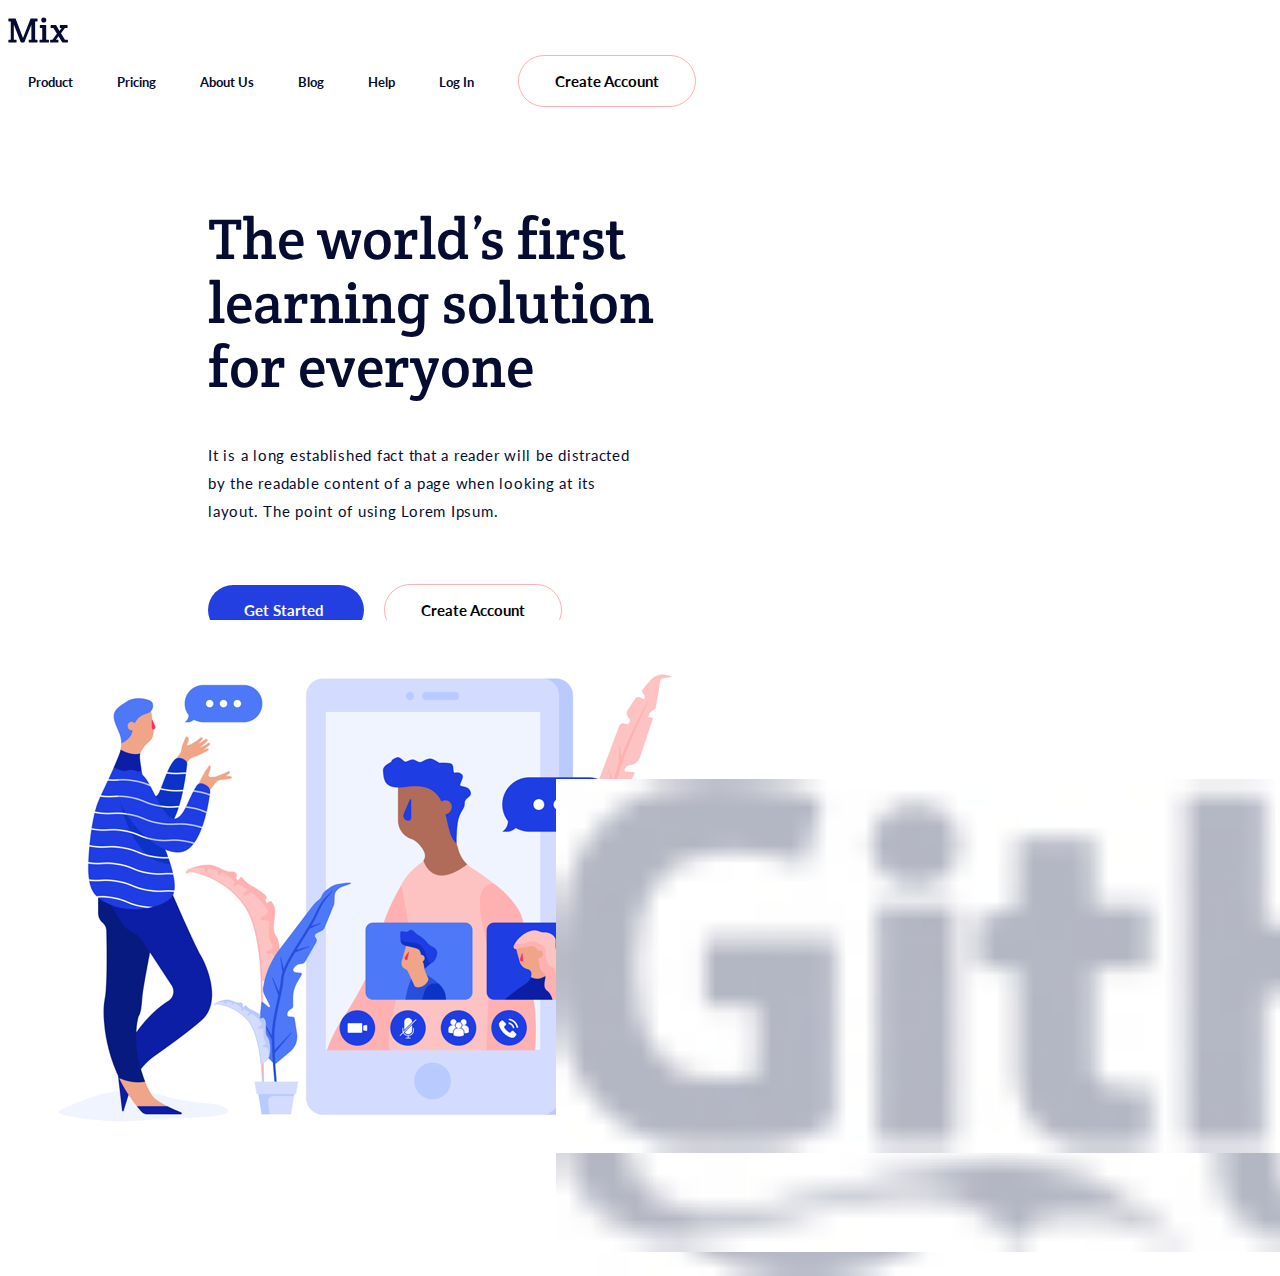
<file: Task2/index.html>
<!doctype html>
<html lang="en">
<head>
    <meta charset="UTF-8">
    <title>learning solution</title>
    <link href="css/style.css" rel="stylesheet">
    <link rel="preconnect" href="https://fonts.gstatic.com">
    <link href="https://fonts.googleapis.com/css2?family=Crete+Round&family=Lato:wght@400;700&display=swap" rel="stylesheet">
</head>
    <body>
    <header class="header">
        <img src="images/mix.svg" alt="Mix" class="logo">
        <nav class="menu">
            <a href="#" class="menu_link">Product</a>
            <a href="#" class="menu_link">Pricing</a>
            <a href="#" class="menu_link">About Us</a>
            <a href="#" class="menu_link">Blog</a>
            <a href="#" class="menu_link">Help</a>
            <a href="#" class="menu_link">Log In</a>
            <a href="#" class="menu_link button button_light">Create Account</a>
        </nav>
    </header>
    <main>
        <div class="layer_content">
            <h1 class="content_title">
                The world’s first learning solution for everyone
            </h1>
            <p class="text">
                It is a long established fact that a reader will be distracted by the
                readable content of a page when looking at its layout. The point of
                using Lorem Ipsum.
            </p>
            <a href="#" class="button button_blue"> Get Started </a>
            <a href="#" class="button button_light"> Create Account </a>
        </div>
        <div class="clipart">
            <img src="images/clipart.png" alt="Клипарт">
        </div>
    </main>
    <footer>
        <div class="menu">
            <img src="images/altmetric.jpg" alt="Altmetric" class="footer">
            <img src="images/coca.jpg" alt="Coca-Cola" class="footer">
            <img src="images/unicef.jpg" alt="unicef" class="footer">
            <img src="images/gasin.jpg" alt="GASIN" class="footer">
            <img src="images/git.jpg" alt="GitHub" class="footer">
        </div>
    </footer>
    </body>
</html>
</file>
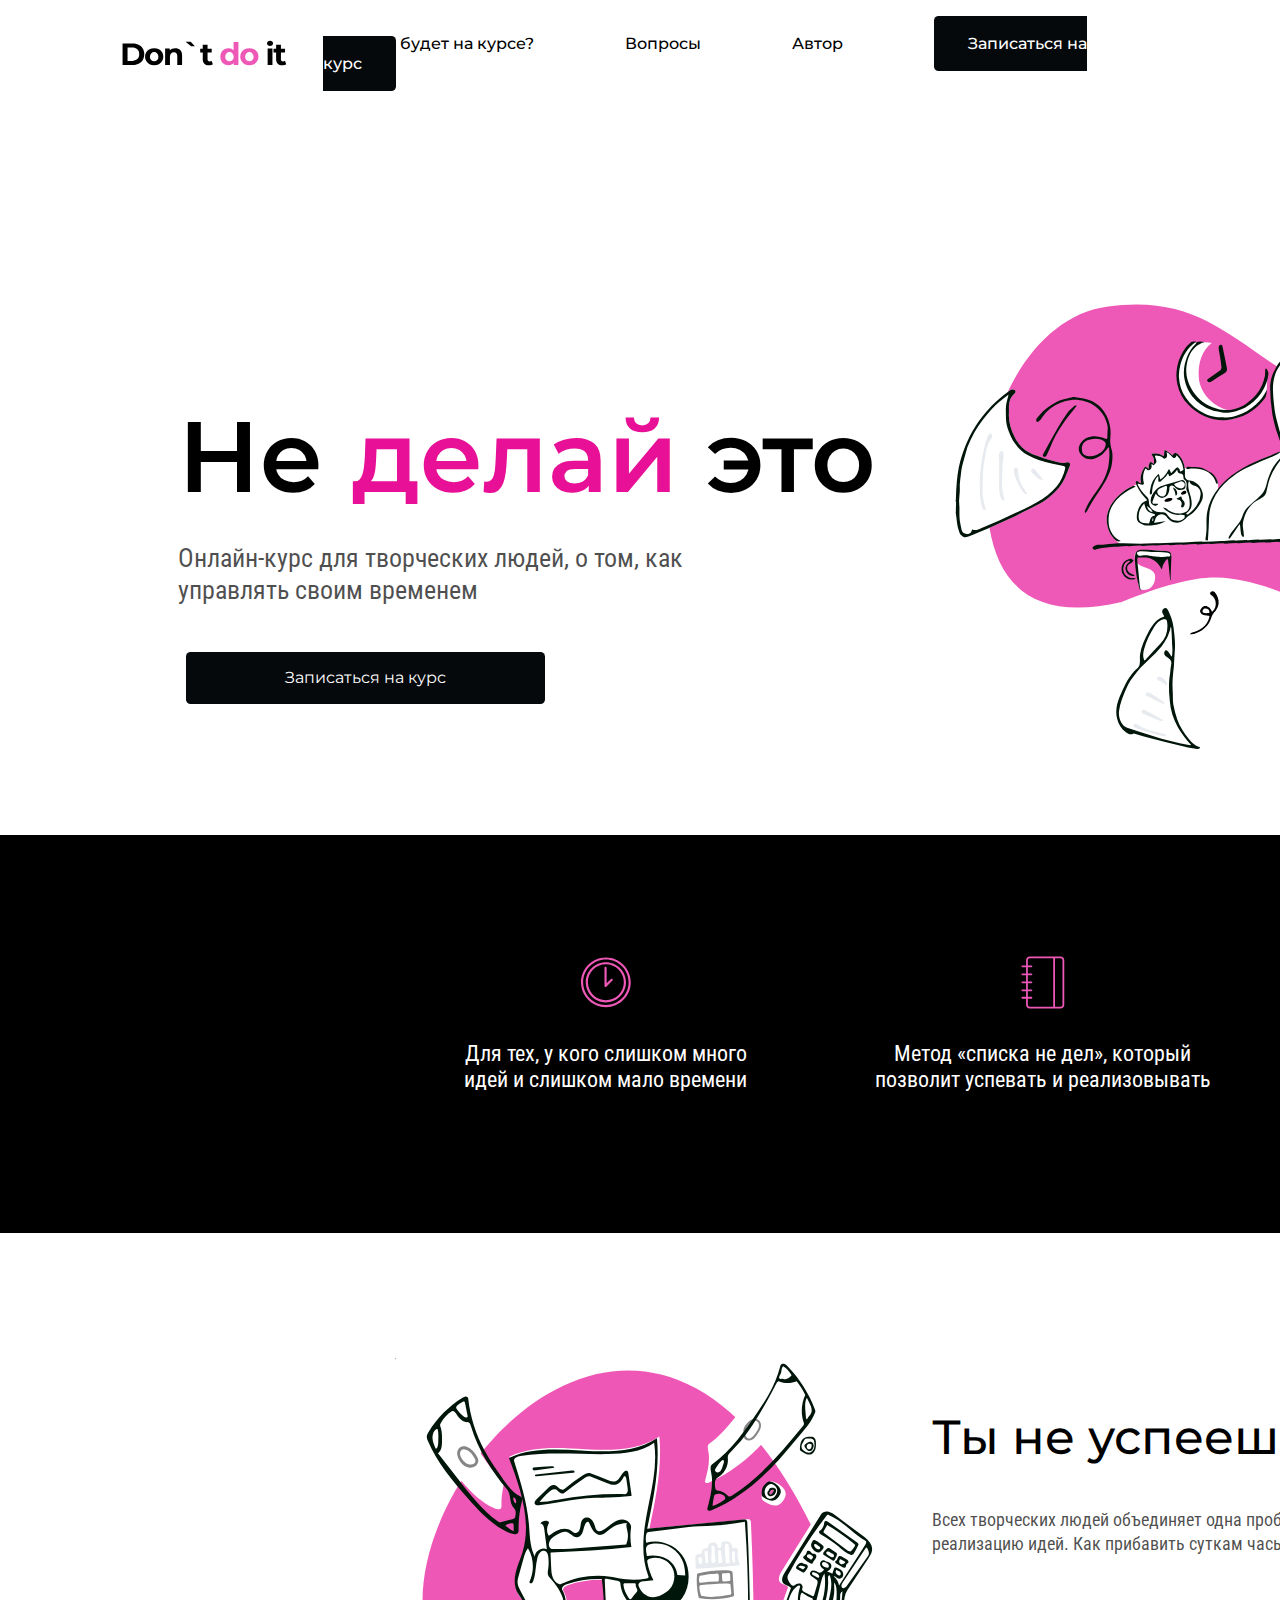
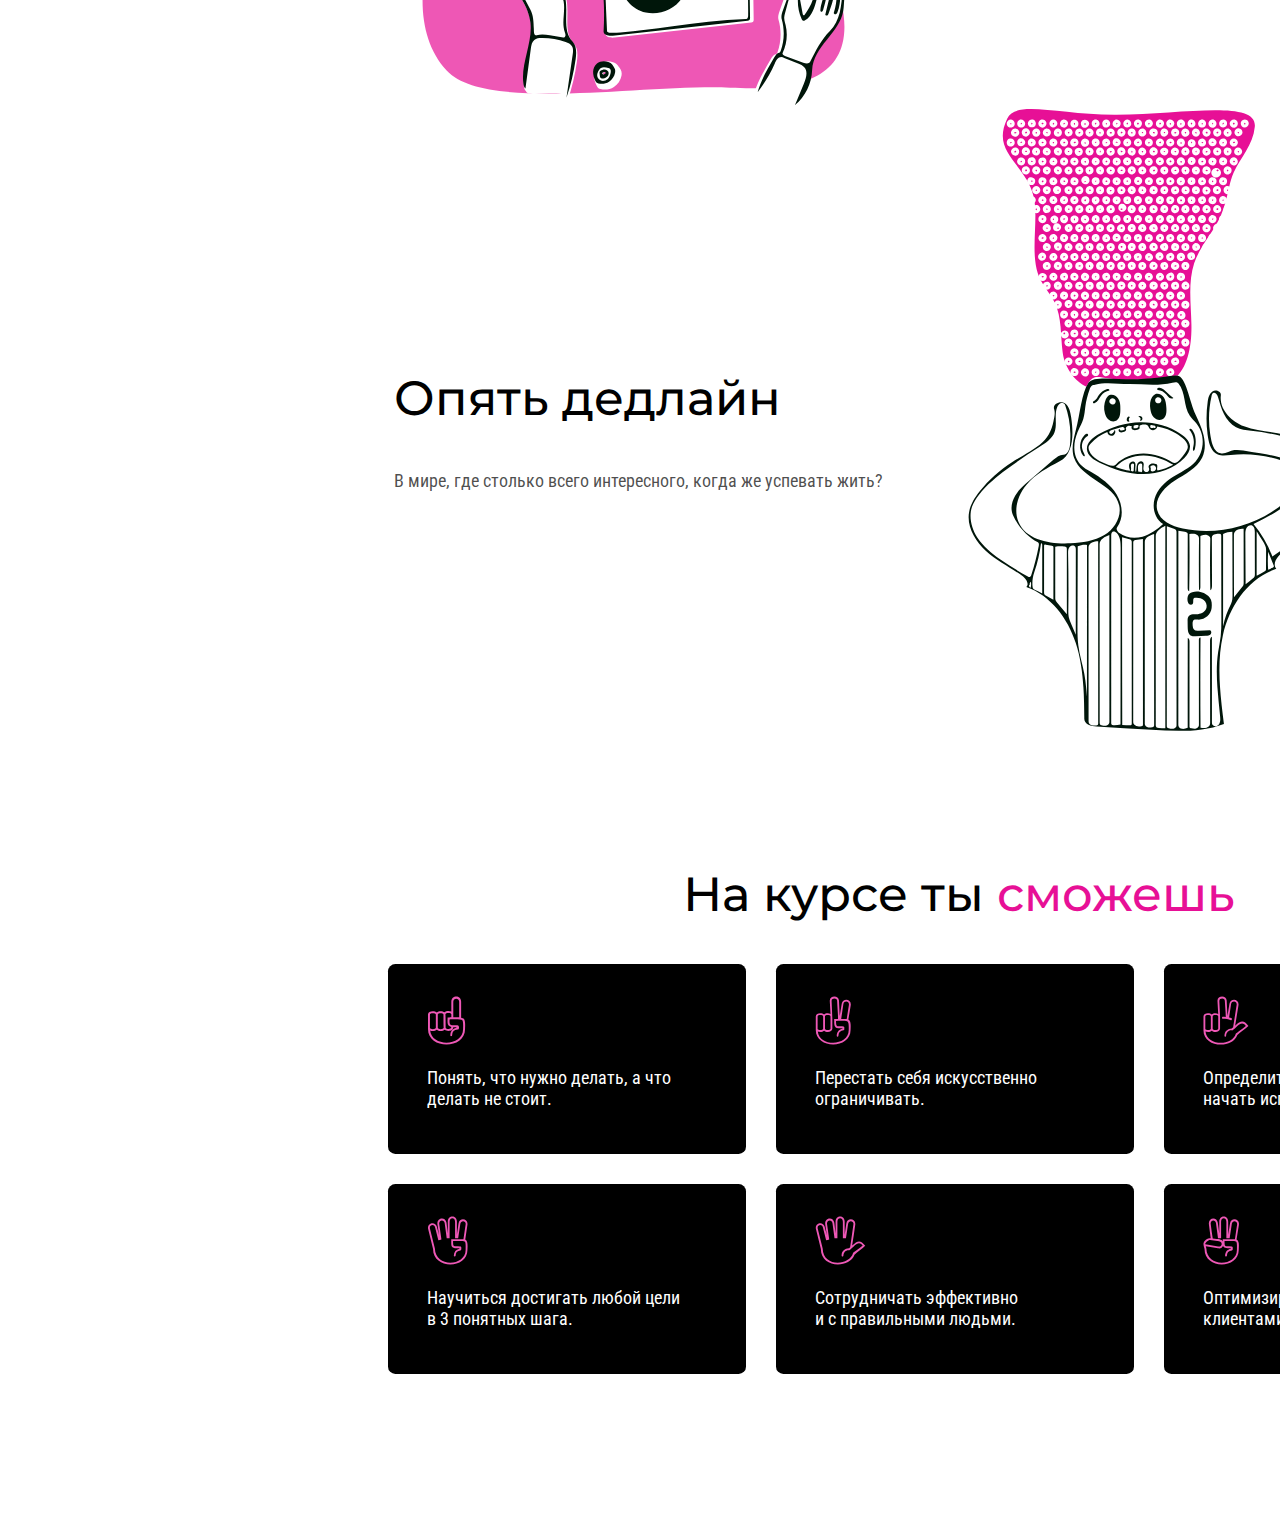
<file: Task3/index.html>
<!doctype html>
<html lang="en" xmlns="http://www.w3.org/1999/html">
<head>
    <meta charset="UTF-8">
    <title>Task3</title>
    <link href="css/style.css" rel="stylesheet">
    <link rel="preconnect" href="https://fonts.gstatic.com">
    <link href="https://fonts.googleapis.com/css2?family=Montserrat:wght@500;600;700&family=Roboto+Condensed&display=swap" rel="stylesheet">
</head>
<body>
<header class="header">
    <img src="img/logo.svg" alt="Don`t do it" class="logo">
    <nav>
        <a class="menu_link"> Что будет на курсе?</a>
        <a class="menu_link"> Вопросы</a>
        <a class="menu_link"> Автор</a>
        <a class="menu_link button_black"> Записаться на курс</a>
    </nav>
</header>
<div class="content">
    <div>
        <h1 class="content_title">Не <span class="colortext">делай</span> это</h1>
        <p class="content_text"> Онлайн-курс для творческих людей, о том, как управлять своим временем </p>
        <div class="button_black button">Записаться на курс</div>
    </div>
    <img src="img/done.svg" alt="done" class="done">
</div>
<div class="grid_black">
    <div></div>
    <div class="icon">
        <img src="img/time.svg" alt="time">
        <p>Для тех, у кого слишком много <br> идей и слишком мало времени</p>
    </div>
    <div class="icon">
        <img src="img/book.svg" alt="book">
        <p>Метод «списка не дел», который <br> позволит успевать и реализовывать</p>
    </div>
    <div class="icon">
        <img src="img/target.svg" alt="target">
        <p>Курс научит творческих людей сосредоточиваться</p>
    </div>
    <div></div>
</div>
<div class="content_picture">
    <div class="content_picture_finanses">
        <img src="img/finances.svg" alt="image" class="content_picture_image">
        <div>
            <h2 class="content_picture_heading">Ты не успеешь</h2>
            <p class="content_picture_text">Всех творческих людей объединяет одна проблема - отсутствие времени на реализацию идей. Как прибавить суткам часы, рассмотрим в нашем курсе.</p>
        </div>
    </div>
    <div class="content_picture_blowing">
        <div>
        <h2 class="content_picture_heading">Опять дедлайн</h2>
        <p class="content_picture_text">В мире, где столько всего интересного, когда же успевать жить?</p>
        </div>
        <img src="img/blowing.svg" alt="Mind blowing" class="content_picture_image">
    </div>
</div>
<div class="heading_box">
    <h2 class="content_picture_heading">На курсе ты <span class="colortext">сможешь</span></h2>
</div>
<div class="grit_box">
    <div></div>
    <div class="grit_box_one">
        <div class="box">
            <img src="img/one.svg" alt="1">
            <p class="box_text">Понять, что нужно делать, а что делать не стоит.</p>
        </div>
    </div>
    <div class="grit_box_one">
        <div class="box">
        <img src="img/two.svg" alt="2">
        <p class="box_text">Перестать себя искусственно ограничивать.</p>
        </div>
    </div>
    <div class="grit_box_one">
        <div class="box">
        <img src="img/three.svg" alt="3">
        <p class="box_text">Определить сильные стороны
            и начать использовать слабые.</p>
        </div>
    </div>
    <div></div>
    <div></div>
    <div class="grit_box_one">
        <div class="box">
        <img src="img/four.svg" alt="4">
        <p class="box_text">Научиться достигать любой цели <br> в 3 понятных шага.</p>
        </div>
    </div>
    <div class="grit_box_one">
        <div class="box">
        <img src="img/five.svg" alt="5">
        <p class="box_text">Сотрудничать эффективно <br> и с правильными людьми.</p>
        </div>
    </div>
    <div class="grit_box_one">
        <div class="box">
        <img src="img/six.svg" alt="6">
        <p class="box_text">Оптимизировать общение с клиентами и проведение совещаний.</p>
        </div>
    </div>
</div>
</body>
</html>
</file>
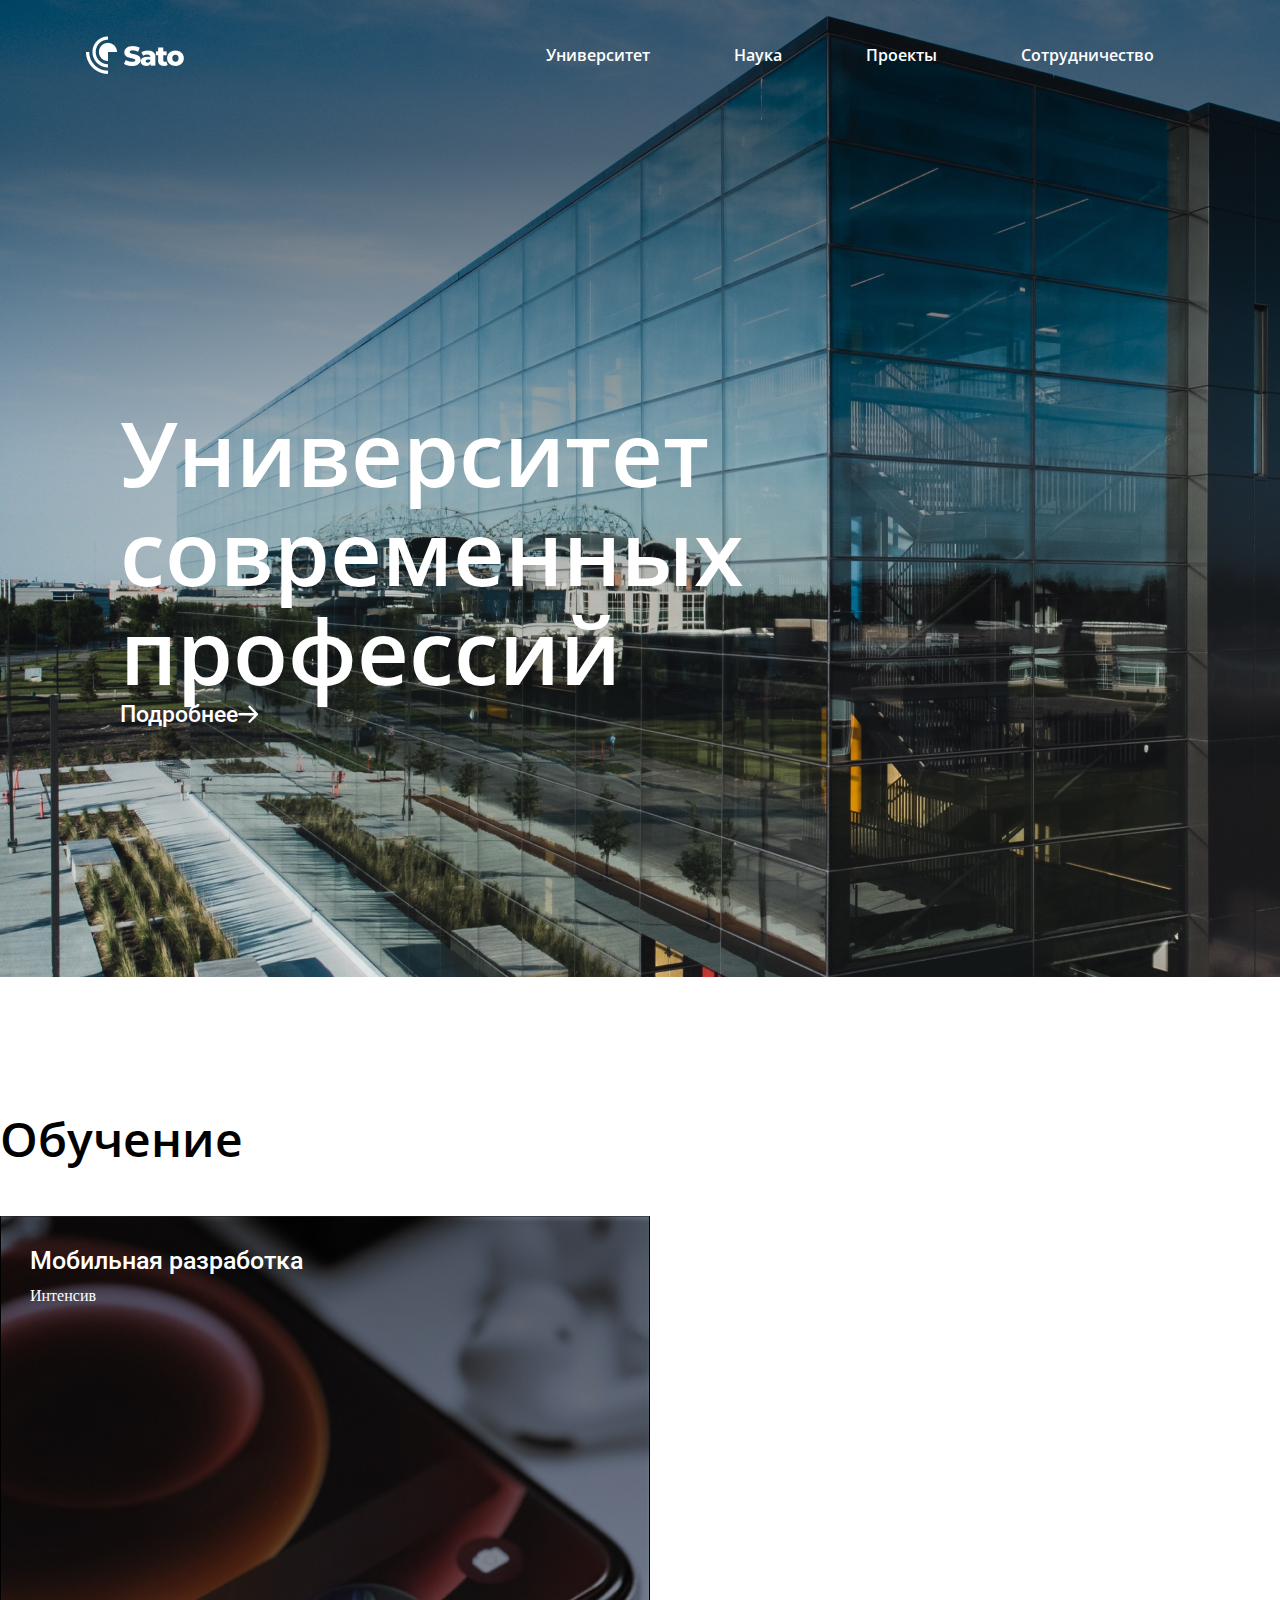
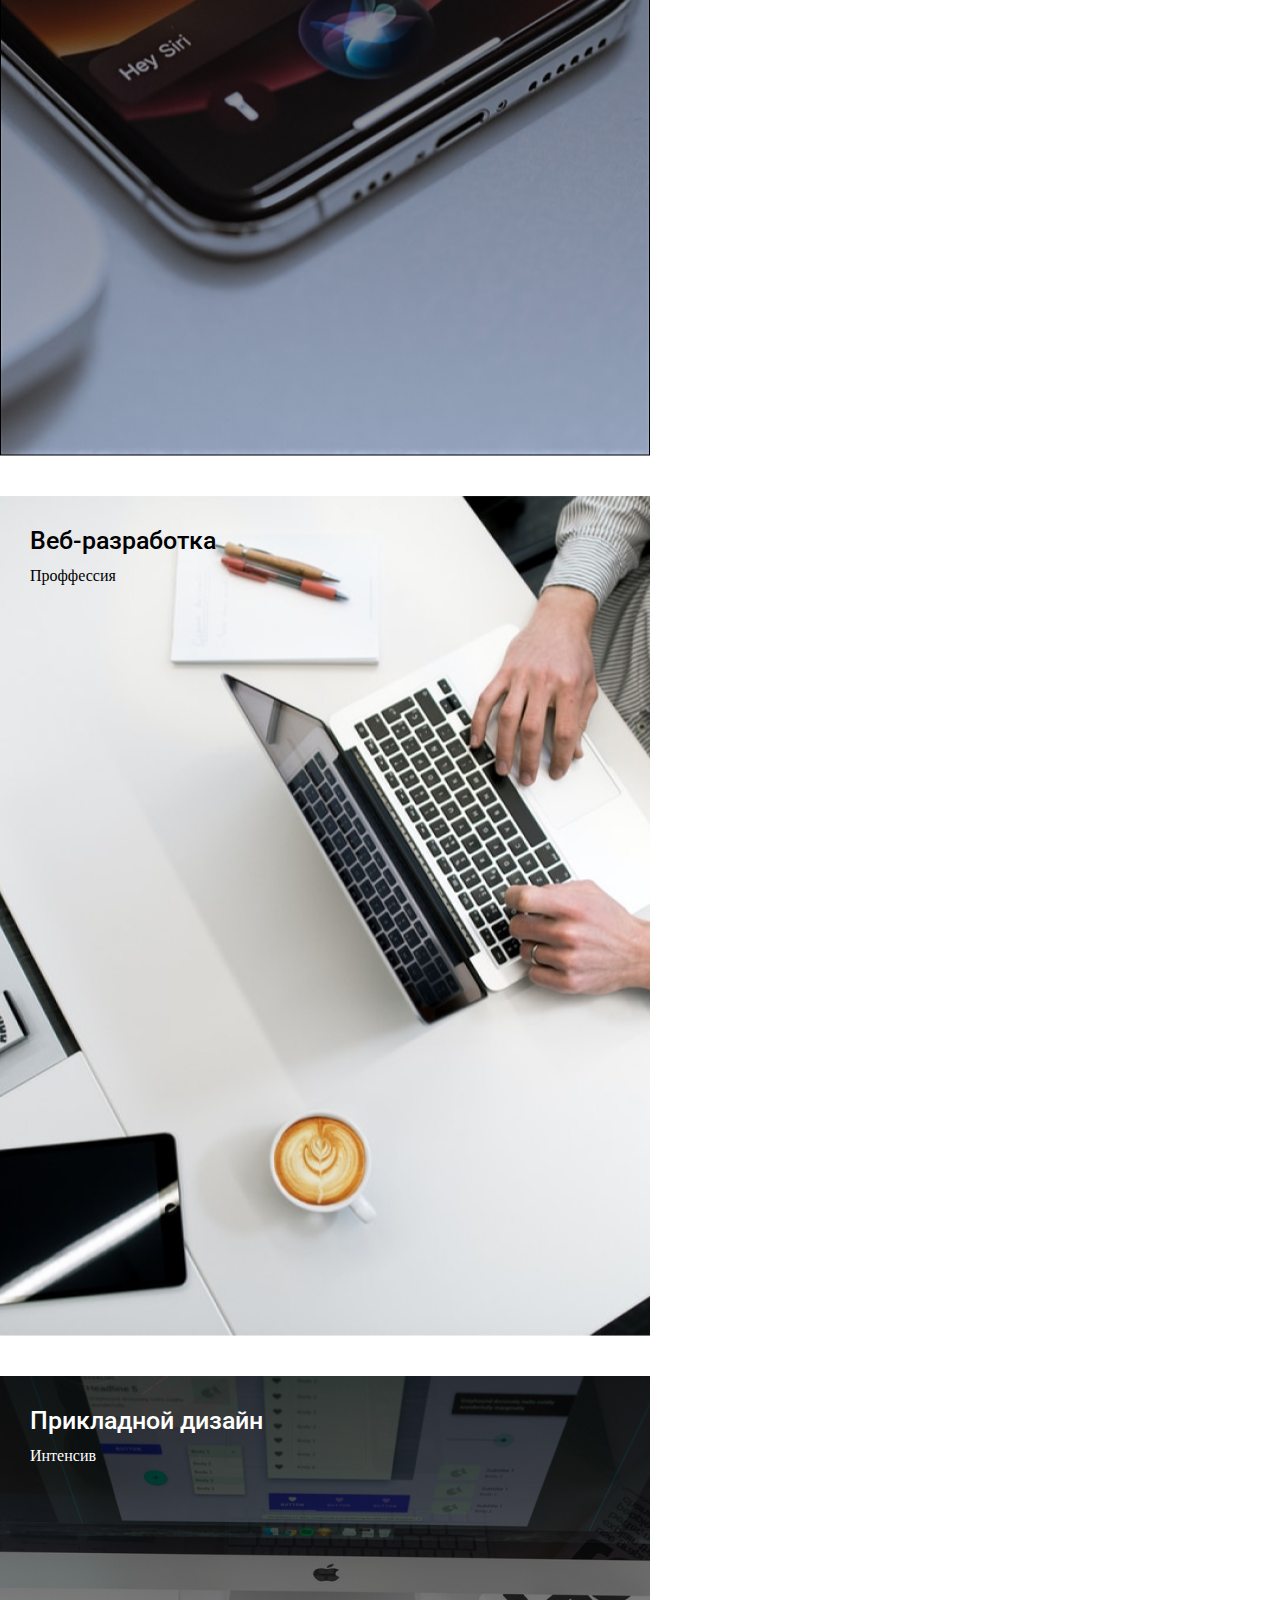
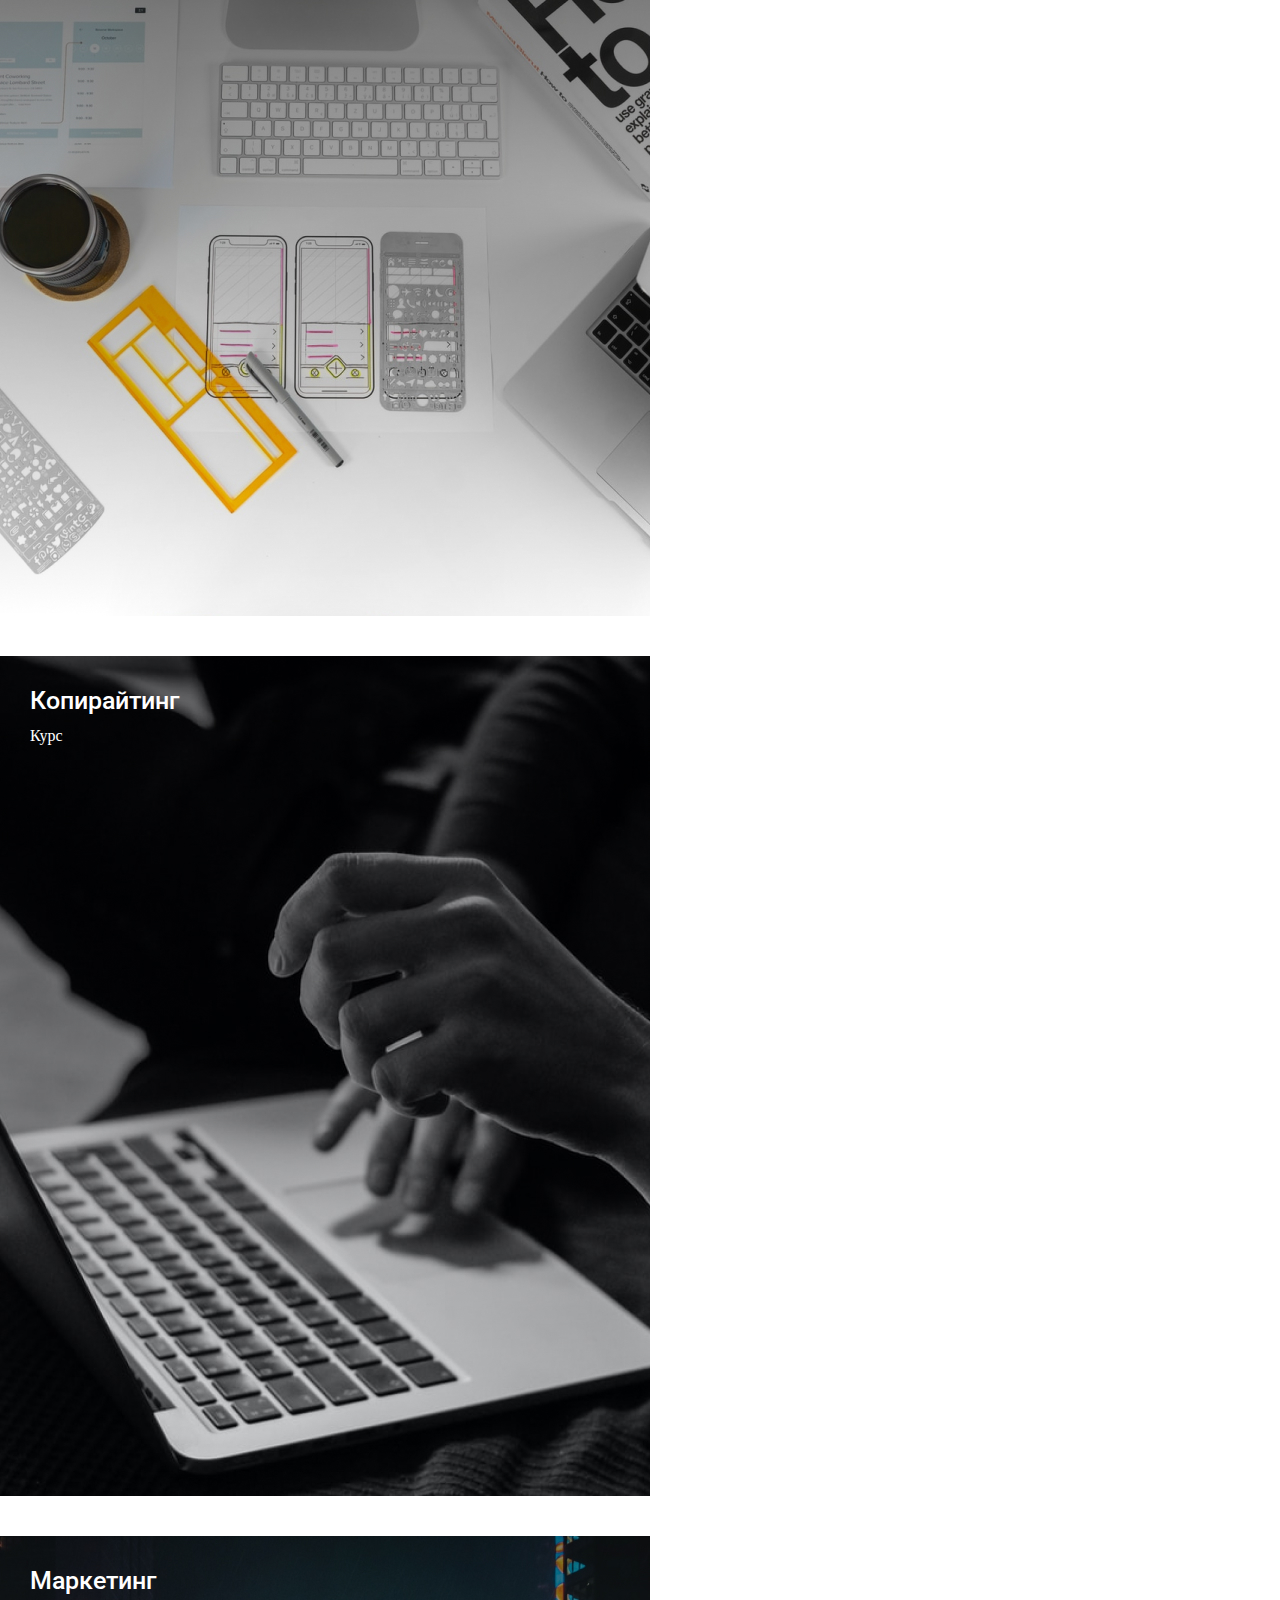
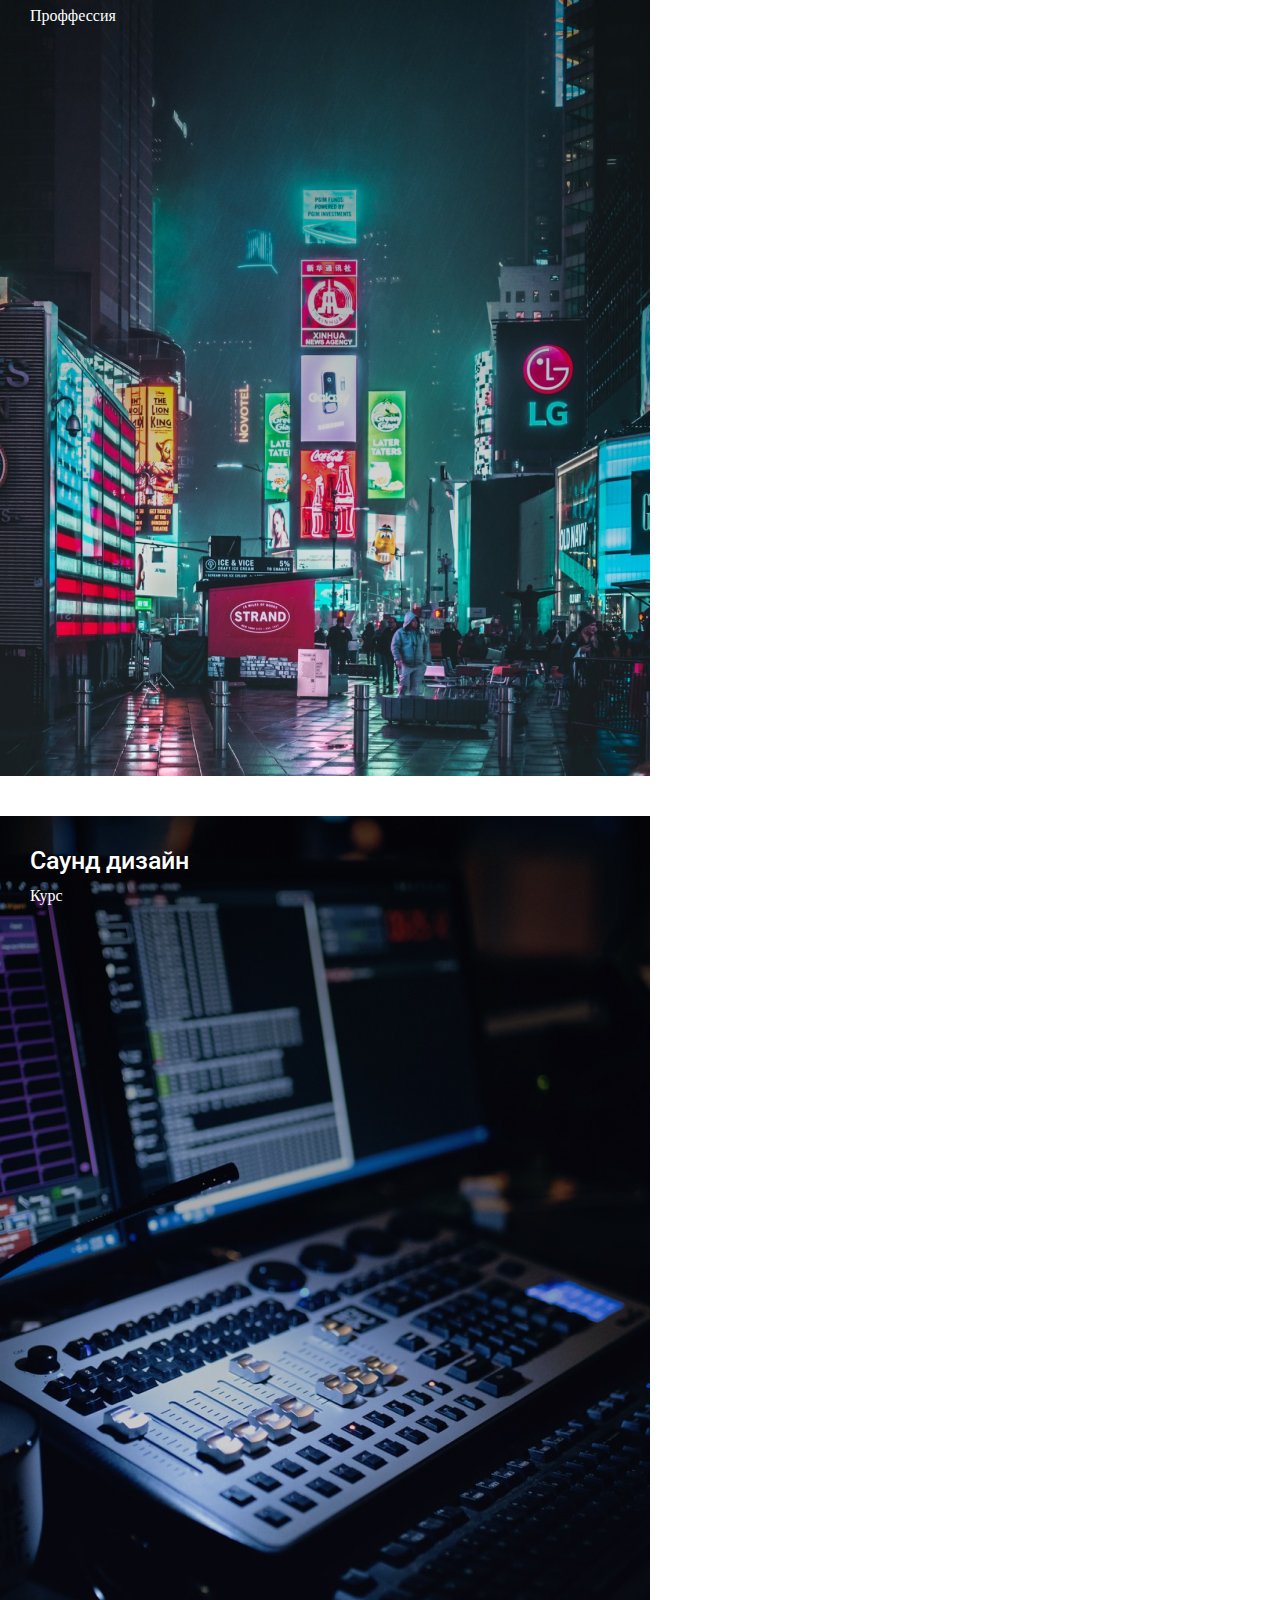
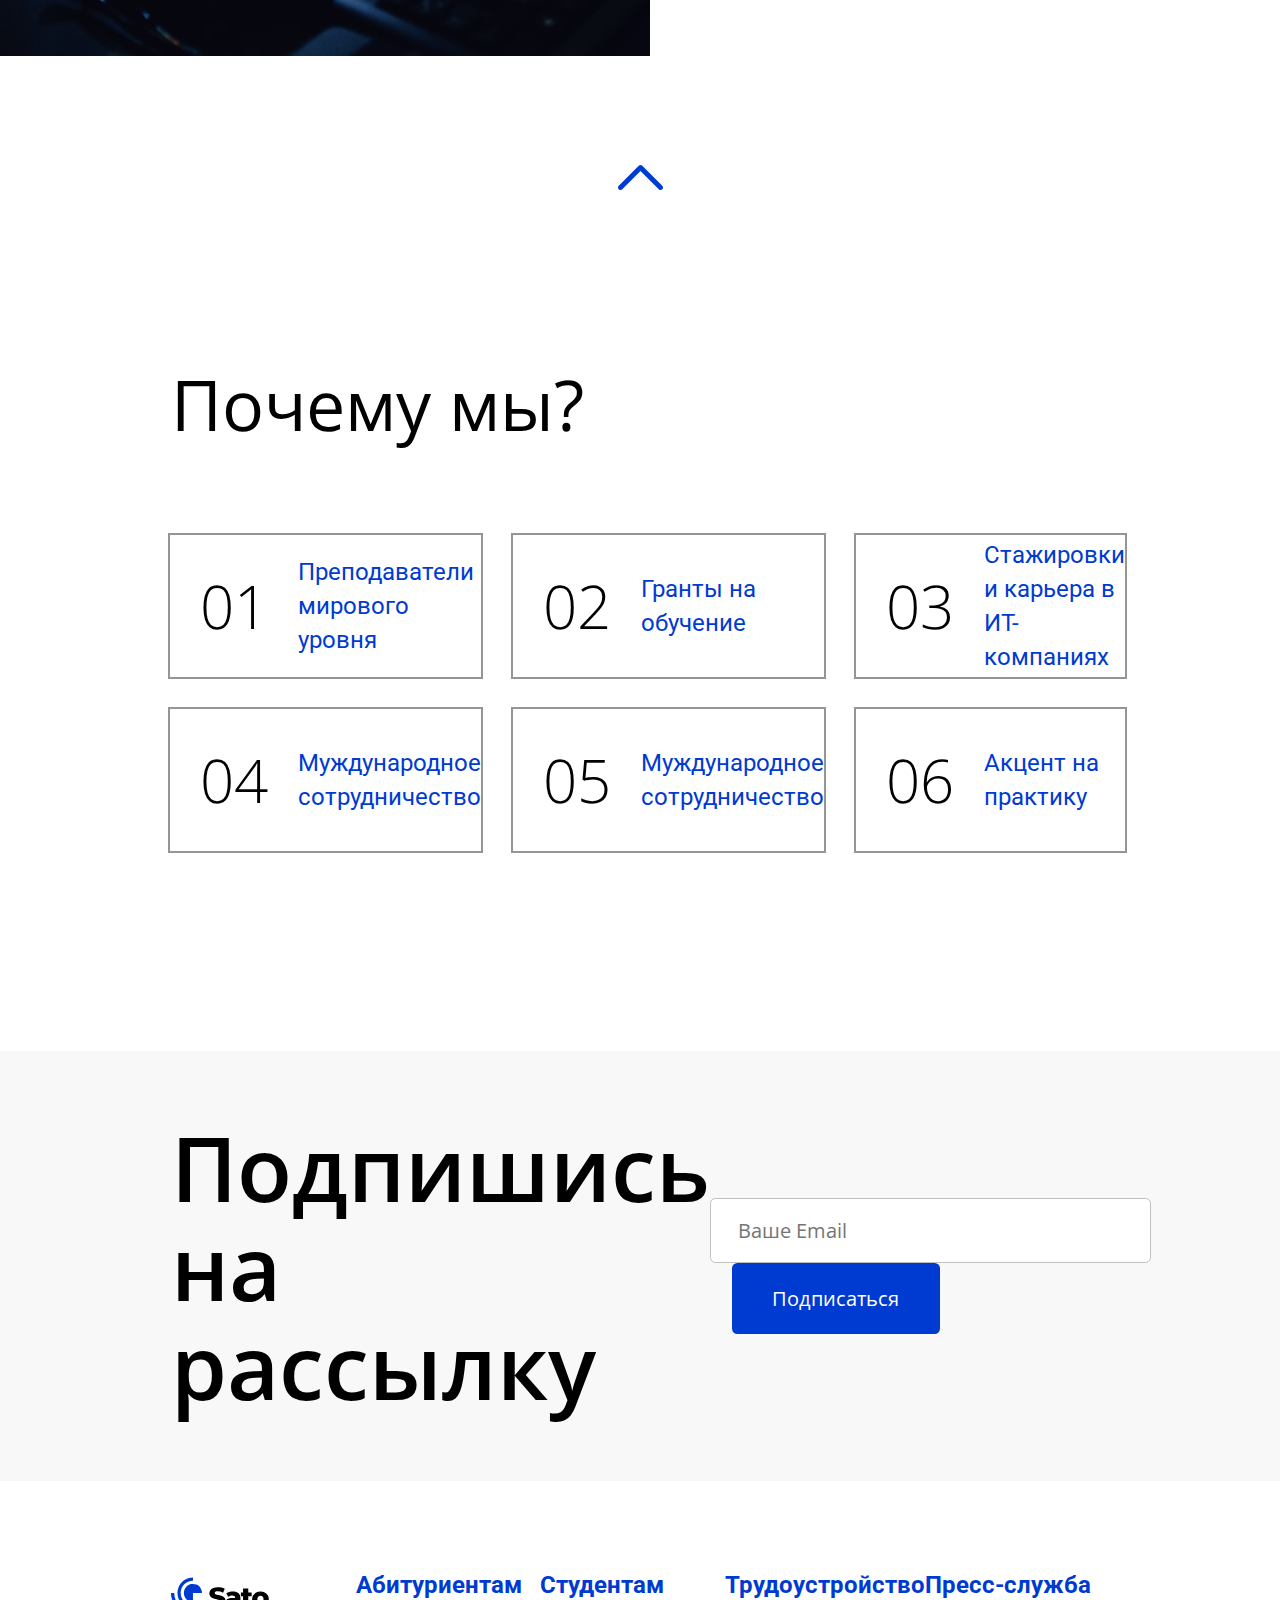
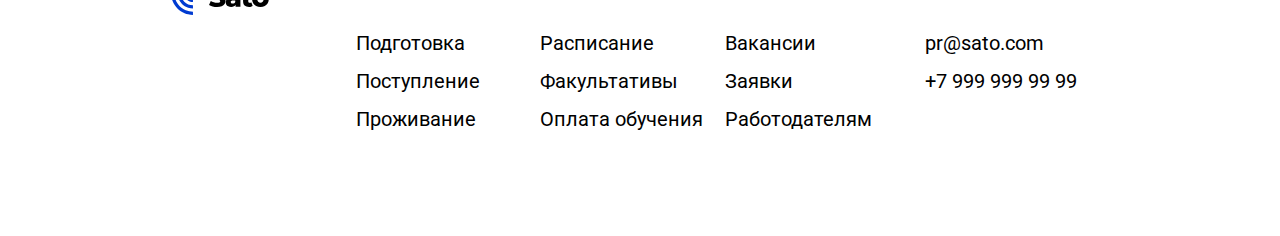
<file: University/index.html>
<!DOCTYPE html>
<html lang="en">
<head>
    <meta charset="UTF-8">
    <title>Университет полезных профессий</title>
    <link href="css/style.css" rel="stylesheet">
    <link rel="preconnect" href="https://fonts.gstatic.com">
    <link href="https://fonts.googleapis.com/css2?family=Open+Sans&family=Roboto&display=swap" rel="stylesheet">
</head>
<body>
    <div class="top_block">
    <header class="header">
        <img src="images/Logo.png" alt="Sato" class="logo">
        <nav>
            <a href="#" class="menu_link">Университет</a> 
            <a href="#" class="menu_link">Наука</a> 
            <a href="#" class="menu_link">Проекты</a> 
            <a href="#" class="menu_link">Сотрудничество</a> 
        </nav>
    </header>
    <div class="text">
        <h1 class="text_title">
            Университет современных профессий
        </h1>
        <a href="#" class="menu_text">Подробнее<span class="arrow"></span></a>
    </div>
    </div>
    <section class="training">
        <div>
            <h3 class="training_h3">
                Обучение
            </h3>
        </div>
        <div class="mobile indent">
            <h4 class="training_h4"> Мобильная разработка </h4>
            <p class="training_p">Интенсив</p>
        </div>
        <div class="web indent">
            <h4 class="training_h4"> Веб-разработка </h4>
            <p class="training_p">Проффессия</p>
        </div>
        <div class="applied indent">
            <h4 class="training_h4"> Прикладной дизайн </h4>
            <p class="training_p">Интенсив</p>
        </div>
        <div class="copywriting indent">
            <h4 class="training_h4"> Копирайтинг </h4>
            <p class="training_p">Курс</p>
        </div>
        <div class="marketing indent">
            <h4 class="training_h4"> Маркетинг </h4>
            <p class="training_p">Проффессия</p>
        </div>
        <div class="sound indent">
            <h4 class="training_h4"> Саунд дизайн </h4>
            <p class="training_p">Курс</p>
        </div>
    </section>
    <a href="#top" class="link_up"> <img src="images/up_arrow.svg" alt="up"></a>
    <section>
        <h2 class="why">Почему мы?</h2>
        <div class="grid">
            <div class="cell">
                <p class="big">01</p>
                <p class="box_text">Преподаватели мирового уровня</p>
            </div>
            <div class="cell">
                <p class="big">02</p>
                <p class="box_text">Гранты на обучение</p>
            </div>
            <div class="cell">
                <p class="big">03</p>
                <p class="box_text">Стажировки и карьера в ИТ-компаниях</p>
            </div>
            <div class="cell">
                <p class="big">04</p>
                <p class="box_text">Муждународное сотрудничество</p>
            </div>
            <div class="cell">
                <p class="big">05</p>
                <p class="box_text">Муждународное сотрудничество</p>
            </div>
            <div class="cell">
                <p class="big">06</p>
                <p class="box_text">Акцент на практику</p>
            </div>
        </div>
    </section>
    <div class="box">
        <h1 class="mailing">
            Подпишись на рассылку
        </h1>
        <form action="php/hander.php" method="get" class="form">
            <input type="text" name="email" placeholder="Ваше Email" class="frame">
            <button type="submit" class="button">Подписаться</button>
        </form>
    </div>
    <footer class="footer">
        <div><img src="images/logo.svg" alt="Sato" class="logo_footer"></div>
        <div class="footer_link">
            <a href="#" class="blue_text">Абитуриентам</a>
            <a href="#" class="black_text">Подготовка</a>
            <a href="#" class="black_text">Поступление</a>
            <a href="#" class="black_text">Проживание</a>
        </div>
        <div class="footer_link">
            <a href="#" class="blue_text">Студентам</a>
            <a href="#" class="black_text">Расписание</a>
            <a href="#" class="black_text">Факультативы</a>
            <a href="#" class="black_text">Оплата обучения</a>
        </div>
        <div class="footer_link">
            <a href="#" class="blue_text">Трудоустройство</a>
            <a href="#" class="black_text">Вакансии</a>
            <a href="#" class="black_text">Заявки</a>
            <a href="#" class="black_text">Работодателям</a>
        </div>
        <div class="footer_link">
            <a href="#" class="blue_text">Пресс-служба</a>
            <a href="#" class="black_text">pr@sato.com</a>
            <a href="#" class="black_text">+7 999 999 99 99</a>
        </div>
    </footer>
<script src="js/app.js"></script>
</body>
</html>
</file>
<file: 2-broken-article/css/style.css>
*
{
    padding: 0;
    margin: 0;
}

.article_wrapper
{
    padding: 40px 0;
}

.text_section
{
    margin: 0 auto 20px;
    max-width: 800px;
}

.text,
.list,
.quote
{
    font-family: 'Georgia', sans-serif;
    color: #333;
    line-height: 1.5;
    font-size: 20px;
}

.main_title,
.paragraph_title,
.list_title
{
    font-family: 'Arial', sans-serif;
    color: #333;
    line-height: 1.35;
}

.main_title
{
    font-size: 46px;
    margin: 0 0 24px;
    font-weight: normal;
}

.paragraph_title
{
    font-size: 32px;
    margin: 0 0 18px;
    font-weight: normal;
}

.list_title
{
    font-size: 24px;
    color: #6a6a6a;
    margin: 0 0 10px;
    font-weight: bold;
}

.text
{
    margin: 0 0 10px;
}

.list
{
    padding-left: 20px;
}

.list_item
{
    margin-bottom: 10px;
}

.quote
{
    margin: 20px 0;
    padding: 20px 40px;
    font-style: italic;
    border-top: 1px solid #6a6a6a;
    border-bottom: 1px solid #6a6a6a;
}

.article_photo
{
    margin-bottom: 20px;
    max-width: 100%;
}

.link
{
    color: #1397ce;
}

.link:hover
{
    color: #0c749f;
}
</file>
<file: 6-7-old-article-with-css/css/style.css>
*
{
    padding: 0;
    margin: 0;
}

.article_wrapper
{
    padding: 40px 0;
}

.text_section
{
    margin: 0 auto 20px;
    max-width: 800px;
}

.text,
.list,
.quote
{
    font-family: 'Georgia', sans-serif;
    color: #333;
    line-height: 1.5;
    font-size: 20px;
}

.main_title,
.paragraph_title,
.list_title,
.article_button
{
    font-family: 'Arial', sans-serif;
    color: #333;
    line-height: 1.35;
}



.article_button
{
	hover: #5a8b05;
}



.main_title
{
    font-size: 46px;
    margin: 0 0 24px;
    font-weight: normal;
}

.paragraph_title
{
    font-size: 32px;
    margin: 40px 0 20px;
    font-weight: normal;
}

.list_title
{
    font-size: 24px;
    color: #6a6a6a;
    margin: 40px 0 10px;
    font-weight: bold;
}

.text
{
    margin: 0 0 10px;
}

.list
{
    padding-left: 20px;
}

.list_item
{
    margin-bottom: 10px;
}

.quote
{
    margin: 20px 0;
    padding: 20px 40px;
    font-style: italic;
    border-top: 1px solid #6a6a6a;
    border-bottom: 1px solid #6a6a6a;
}

.article_photo
{
    margin-bottom: 20px;
    max-width: 100%;
}

.link,
a,
a:visited
{
    color: #1779ba;
}

.link:hover
{
    color: #1468a0;
}

.full_screen_photo
{
    margin: 20px 0 40px;
    width: 100%;
}

.article_button
{
    display: inline-block;
    padding: 5px 20px;
    border-radius: 30px;
    line-height: 40px;
    color: #fff;
    background-color: #78ba05;
    box-shadow: none;
    border: none;
    font-size: 18px;
    margin: 20px 0;
    cursor: pointer;
    outline: none;
}
</file>
<file: coffee-page-broken/css/style.css>
@font-face
{
  font-family: 'Raleway';
  src: url('fonts/Raleway-Medium.ttf') format('ttf');
  font-weight: 500;
}

@font-face
{
  font-family: 'Raleway';
  src: url('fonts/Raleway-SemiBold.ttf') format('ttf');
  font-weight: 600;
}

@font-face
{
  font-family: 'Raleway';
  src: url('fonts/Raleway-Bold.ttf') format('ttf');
  font-weight: 700;
}

*
{
    margin: 0;
    padding: 0;
    outline: none;
    border: none;
}

.top_menu
{
    text-align: center;
    position: sticky;
    top: 0;
    background-color: #fff;

}

.menu_item
{
    list-style: none;
    display: inline-block;

}

.menu_link
{
    text-decoration: none;
    padding: 0 20px;
    line-height: 80px;
    font-family: 'Raleway', sans-serif;
    font-size: 15px;
    font-weight: 600;
    color: #282b30;
    display: inline-block;
}

.top_block_wrapper
{
    background: url('../images/top_block.jpg') center center;
    background-size: cover;
    padding: 175px 0;
    text-align: center;
}

.top_block_title_wrapper
{
    background: rgba(0, 0, 0, 0.75);
    padding: 20px;
    display: inline-block;
}

.top_block_title
{
    color: #fff;
    font-family: 'Oswald', sans-serif;
    font-size: 48px;
    line-height: 64px;
    font-weight: 500;
    text-transform: uppercase;
}

.content_wrapper
{
    padding: 60px 20px;
    width: 1000px;
    margin: 0 auto;
}

.content_title
{
    font-family: 'Oswald', sans-serif;
    font-size: 36px;
    line-height: 46px;
    font-weight: 500;
    text-transform: uppercase;
    color: #282b30;
    margin: 0 0 40px;
}

.text
{
    font-family: 'Raleway', sans-serif;
    font-size: 19px;
    line-height: 27px;
    font-weight: 500;
    margin: 0 0 25px;
    color: #282b30;
    max-width: 560px;
}

.content_list
{
    margin: 0 0 40px;
    padding: 0 0 0 20px;
}

.content_list_item{

    font-family: 'Raleway', sans-serif;
    font-size: 19px;
    line-height: 27px;
    font-weight: 500;
    margin: 0 0 10px;
    color: #282b30;
    max-width: 380px;
/*    list-style-image: url('../images/coffee-bean.png')*/
    position: relative;
    list-style-image: none;
}
.content_list_item::before{
    position: absolute;
    left: -23px;
    content: url('../images/coffee-bean.png');
}

.order_button
{
    background: #0fa8ea;
    color: #fff;
    font-family: 'Raleway', sans-serif;
    font-size: 16px;
    line-height: 52px;
    font-weight: 700;
    border-radius: 26px;
    padding: 0 50px;
    display: inline-block;
    text-decoration: none;
}

.order_title
{
    max-width: 340px;
    font-family: 'Oswald', sans-serif;
    font-size: 26px;
    line-height: 32px;
    font-weight: 500;
    color: #2b2b2b;
    margin: 0 0 26px;
}

.order_text_wrapper
{
    display: inline-block;
    width: 430px;

}

.order
{
       margin-right: 110px; 
    vertical-align: middle;
}
.order_picture_wrapper
{
    display: inline-block;
    vertical-align: middle;
}

.bottom_menu
{
    background: #e8e6eb;
    text-align: center;
    display: inline;
}

.content_reviews
{
    font-family: 'Oswald', sans-serif;
    padding: 60px 20px;
    width: 1000px;
    margin: 0 auto;
    color: #282b30;
    position:absolute;

}
</file>
<file: Don't do it/css/style.css>
body
{
    box-sizing: border-box;
    max-width: 1920px;
    margin: 0 auto;
}

.header
{
    display: flex;
    align-items: center;
    justify-content: space-between;
    padding:  30px 120px;
}

.button_black
{
    padding: 18.36px 34.425px;
    background: #05090C;
    border-radius: 4.59px;
    color: #FFFFFF;
}

.colortext
{
    color: #E71096;
}

.menu_link
{
    font: 500 16px/20px 'Montserrat', sans-serif;
    margin: 0 43.5px;
}

.content
{
    display: flex;
    align-items: center;
    width: 748px;
    padding-left: 178px;
}

.content_title
{
    font: normal 600 100px/122.35%  'Montserrat', sans-serif;
    width: 745px;
    margin-bottom: 4.69px;
}

.content_text
{
    font: normal 26px/120% 'Roboto Condensed', sans-serif;
    color: rgba(0, 0, 0, 0.7);
    width: 545px;
    margin-bottom: 46px;
    border: white;
}

.button
{
    width: 290px;
    font: normal 16px/16px 'Montserrat', sans-serif;
    text-align: center;
    background: black;
    color: white;
    border-bottom-color: white;
    cursor: pointer;
}

.done
{
    width: 747.49px;
    height: 636.87px;
}

.picture
{
    margin-left: 393.56px;
}

.picture_finanses
{
    display: flex;
    align-items: center;
}

.picture_blowing
{
    display: flex;
    align-items: center;
}

.picture_text
{
    width: 574px;
    font: normal normal 18px/135% 'Roboto Condensed', sans-serif;
    color: rgba(0, 0, 0, 0.7);
}

.black_one
{
    height: 398px;
    background: #000000;
    display: flex;
    justify-items: center;
}

.grid_black
{
    display: grid;
    grid-template-columns: repeat(3, 337px);
    grid-gap: 100px;
    align-items: center;
    margin: 0 auto;
}

.icon
{
    text-align: center;
    font: normal normal 22px/120% 'Roboto Condensed', sans-serif;;
    color: #FFFFFF;
}

.picture_heading
{
    text-align: center;
    font: 500 normal 48px/126.06% 'Montserrat', sans-serif;
}

.grid
{
    margin: 60px 394px 145px;
    display: grid;
    grid-template-columns: repeat(3, 358px);
    grid-gap: 30px;
}

.grid_cell
{
    padding: 39px 49px 33px 37px;
    background: #000000;
    color: #FFFFFF;
    border-radius: 7.35723px;
    font: normal normal 18px/21px 'Roboto Condensed', sans-serif;
}

.need
{
    height: 694px;
    background: #000000;
    margin: auto;
}

.black
{
    color: white;
    width: 651px;
    text-align: center;
    margin: 0 auto;
    padding: 125px 0 60px;
}

.form
{
    display: flex;
    justify-content: center;
}

.frame
{
    background: #FFFFFF;
    border: 1.34888px solid #C0C0C0;
    box-sizing: border-box;
    border-radius: 4px;
    margin-right: 20px;
    font: 500 normal 18px/22px 'Montserrat', sans-serif;
    color: #999999;
    padding: 21.5821px 26.9776px 21.5821px 28px;
    cursor: pointer;
}

.list
{
    font: normal 19px/27px 'Montserrat', sans-serif;
    color: #444444;
}

.checkbox
{
    color: white;
    font: normal 16px/22px 'Roboto Condensed', sans-serif;
    padding: 17px 385px ;
}

.custom-checkbox
{
    position: absolute;
    z-index: -1;
    opacity: 0;
}

.custom-checkbox+label
{
    display: inline-flex;
    align-items: center;
    user-select: none;
}

.custom-checkbox+label::before
{
    content: '';
    display: inline-block;
    width: 1em;
    height: 1em;
    flex-shrink: 0;
    flex-grow: 0;
    border: 1px solid #adb5bd;
    border-radius: 0.25em;
    margin-right: 0.5em;
    background-repeat: no-repeat;
    background-position: center center;
    background-size: 50% 50%;
}

.custom-checkbox:checked+label::before
{
    background-color: #E71096;
    background-image: url("data:image/svg+xml,%3csvg xmlns='http://www.w3.org/2000/svg' viewBox='0 0 8 8'%3e%3cpath fill='%23fff' d='M6.564.75l-3.59 3.612-1.538-1.55L0 4.26 2.974 7.25 8 2.193z'/%3e%3c/svg%3e");
}

.face
{
    display: flex;
    flex-direction: column;
    align-items: center;
    width: 734px;
    height: 431px;
    margin: 144px 593px 118px;
    font: normal 18px/150% 'Roboto Condensed',sans-serif;
}

.name
{
    font: normal 500 26px/120% 'Montserrat', sans-serif;
}

.name_text
{
    width: 626px;
    text-align: center;
}

.footer
{
    text-align: center;
    background: black;
    color: white;
    padding: 35px;
    font: normal bold 30.8px/122.33% 'Montserrat', sans-serif;
}
</file>
<file: Task1/css/style.css>
.wrapper {
    max-width: 717px;
    margin: 0 auto;
}
.text
{
    font-family: 'Crete Round', serif;;
    font-style: normal;
    font-weight: normal;
    font-size: 34px;
    line-height: 43px;

    color: #060C31;
}

.main
{
    max-width: 497px;
    font-family: 'Crete Round', serif;;
    font-style: normal;
    font-weight: normal;
    font-size: 58px;
    line-height: 64px;

    letter-spacing: 2.9px;

    color: #060C31;
}
.main_text
{
    max-width: 497px;
    font-family: 'Lato', sans-serif;;
    font-style: normal;
    font-weight: normal;
    font-size: 15px;
    line-height: 28px;


    letter-spacing: 0.75px;

    color: #060C31;
}

.nav
{
    display: flex;
    list-style-type: none;
    justify-content: left;
    padding-left: 0;
}
.nav > li
      {
    margin-left: 0px;
    margin-right: 20px;
      }

.button_a
{
    width: 156px;
    height: 50px;
    font-family: 'Lato', sans-serif;
    font-style: normal;
    font-weight: bold;
    font-size: 15px;
    display: inline-block;
    align-items: center;
    text-align: center;
    color: #ffffff;

    padding: 16px 36px;
    border-radius: 50px;

    background-color: #233FE2;
    box-shadow: none;
    cursor: pointer;
    outline: none;
}
.button_b
{
    font-family: 'Lato', sans-serif;
    font-style: normal;
    font-weight: bold;
    font-size: 15px;
    display: flex;
    align-items: center;
    text-align: center;
    color: #060C31;

    flex-direction: row;
    padding: 16px 36px;
    border-radius: 50px;

    background-color: #ffffff;
    box-shadow: none;
    cursor: pointer;
    outline: none;
    border: 1px solid #ff0026
}

.photo
{
    width: 717px;
    height: 569px;
    left: 451px;
    top: 631px;
}
</file>
<file: Task2/css/style.css>
body
{
    position: relative;
}
.content_wrapper
{
    margin-left: 88px;
    margin-top: 60px;
    width: 1440px;
}

.logo
{
    margin-right: 400px;
    width: 60px;
    height: 43px;
}

.menu_item
{
    list-style: none;
    display: inline-block;
    flex: none;
    order: 2;
    flex-grow: 0;
}

.menu_link
{
    margin: 0 20px;
    text-decoration: none;
    font-family: 'Lato', sans-serif;
    font-style: normal;
    font-weight: bold;
    font-size: 13px;
    color: #060C31;
    display: inline-block;
}

.layer_content
{
    vertical-align: middle;
    padding-left: 200px;
    float: left;
    width: 449px;
}

.content_title
{
    margin-top: 100px;
    font-family: 'Crete Round', serif;;
    font-style: normal;
    font-weight: normal;
    font-size: 58px;
    line-height: 64px;
    color: #060C31;
}

.text
{
    margin-top: 42px;
    margin-bottom: 76px;
    max-width: 436px;
    font-family: 'Lato', sans-serif;
    font-style: normal;
    font-weight: normal;
    font-size: 15px;
    line-height: 28px;
    letter-spacing: 0.75px;
    color: #060C31;
}

.button
{
    border-radius: 50px;
    font-family: 'Lato', sans-serif;
    font-style: normal;
    font-weight: bold;
    font-size: 15px;
    padding: 16px 36px;
    text-decoration: none;
}

.button_blue
{
    background: #233FE2;
    border: none;
    color: #FFFFFF;
    margin-right: 20px;
}

.button_light
{
    border: 1px solid #FFB0B1;
    color: black;
}

.clipart
{
    width: 791px;
    float: left;
    height: 569px;
    left: 451px;
    top: 631px;
    margin-left: 50px;
}

.content.footer
{
    width: 1440px;
}

.footer
{
    position: absolute;
    width: 1440px;
    top: 771px;
    left: 548px;
}

.footer_logos
{
    margin-right: 100px;
}
</file>
<file: Task3/css/style.css>
body
{
    box-sizing: border-box;
    max-width: 1920px;
    margin: 0 auto;
}

.header
{
    display: flex;
    align-items: center;
    justify-content: space-between;
    padding: 120px;
    padding-top: 30px;
}

.button_black
{
    padding: 18.36px 34.425px;
    background: #05090C;
    border-radius: 4.59px;
    color: #FFFFFF;
}

.colortext
{
    color: #E71096;
}

.menu_link
{
    font-family: 'Montserrat', sans-serif;
    font-weight: 500;
    font-size: 16px;
    line-height: 20px;
    margin: 0 43.5px;
}

.content
{
    display: flex;
    align-items: center;
    width: 748px;
    padding-left: 178px;
}

.content_title
{
    font-family: 'Montserrat', sans-serif;
    font-style: normal;
    font-weight: 600;
    font-size: 100px;
    line-height: 122.35%;
    width: 745px;
    margin-bottom: 4.69px;
}

.content_text
{
    font-family: 'Roboto Condensed', sans-serif;
    font-style: normal;
    font-weight: normal;
    font-size: 26px;
    line-height: 120%;
    color: rgba(0, 0, 0, 0.7);
    width: 545px;
    margin-bottom: 46px;
}

.button
{
    width: 290px;
    font-family: 'Montserrat', sans-serif;
    font-style: normal;
    font-size: 16px;
    line-height: 16px;
    margin: 0 8.0325px;
    text-align: center;
}

.done
{
    Width: 747.49px;
    Height: 636.87px;
}

.content_picture
{
margin-left: 393.56px;
}

.content_picture_finanses
{
    display: flex;
    align-items: center;
}

.content_picture_blowing
{
    display: flex;
    align-items: center;
}

.content_picture_heading
{
    font-family: 'Montserrat', sans-serif;
    font-style: normal;
    font-weight: 500;
    font-size: 48px;
    line-height: 126.06%;
    color: #000000;
}

.content_picture_text
{
    width: 574px;
    font-family: 'Roboto Condensed', sans-serif;
    font-style: normal;
    font-weight: normal;
    font-size: 18px;
    line-height: 135%;
    color: rgba(0, 0, 0, 0.7);
}

.heading_box
{
    margin-top: 133.13px;
    margin-left: 683px;
}

.grid_black
{
    display: grid;
    grid-template-columns: repeat(5, 337px);
    grid-gap: 0 100px;
    background: #000000;
    height: 398px;
    align-items: center;
}

.icon
{
    text-align: center;
    font-family: 'Roboto Condensed', sans-serif;
    font-style: normal;
    font-weight: normal;
    font-size: 22px;
    line-height: 120%;
    color: #FFFFFF;
}

.grit_box
{
    display: grid;
    grid-template-columns: repeat(5, 358px);
    grid-gap: 30px;
    margin-bottom: 154px;
}

.grit_box_one
{
    width: 358px;
    height: 190px;
    background: #000000;
    color: #FFFFFF;
    border-radius: 7.35723px;
    font-family: 'Roboto Condensed', sans-serif;
    font-style: normal;
    font-weight: normal;
    font-size: 18px;
    line-height: 21px;
}

.box
{
    margin-left: 39px;
    margin-top: 32px;
    margin-right: 33px;
}
</file>
<file: University/css/style.css>
*
{
    margin: 0;
    padding: 0;
}

.top_block
{
    background-image: url('../images/brydon.jpg');
    background-size: cover;
    height: 977px;
}

.logo
{
	opacity:0;
	transform: 	translateY(50px);
	transition: opacity 0.5s ease-out 0.5s,
	            transform 0.5s ease-out 0.5s;
}

.loaded .logo
{
	opacity:1;
	transform: 	translateY(0);
}


.header
{
    display: flex;
    justify-content: space-between;
    padding: 30px 86px;
    align-items: center;
}

.text
{
max-width: 801px;
padding-left: 120px;
padding-top: 293px;

}

.menu_link
{
font-family: 'Open Sans', sans-serif;
font-style: normal;
font-weight: 600;
font-size: 16px;
line-height: 22px;
color: #FFFFFF;
flex: none;
order: 0;
flex-grow: 0;
margin: 0 40px;
text-decoration: none;
	opacity:0;
	transform: 	translateY(50px);
	transition: opacity 1s ease-out 1s,
	            transform 1s ease-out 1s;
}

.loaded .menu_link
{
	opacity:1;
	transform: 	translateY(0);
}

.text_title
{
font-family: 'Open Sans', sans-serif;
font-style: normal;
font-weight: 600;
font-size: 90px;
line-height: 110%;
color: #FFFFFF;
}

.menu_text
{
text-decoration: none;
font-family: 'Roboto', sans-serif ;
font-style: normal;
font-weight: 500;
font-size: 23.4848px;
line-height: 121.19%;
color: #FFFFFF;
display: flex;
align-items: center
}

.arrow
{
    background: url('../images/Arrow.svg');
    height: 18px;
    width: 21px;
}
.arrow:hover
{
	padding-right:2px;
}

.arrow:hover::aftre
{
	left:3px;
}

.training_h4
{
    font: normal 500 25.3267px/30px 'Roboto', sans-serif;
    padding: 30px 30px 11px;

}

.training_p
{
    padding-left: 30px;
}

.training_h3
{
    font:600 normal 48px/100% 'Open Sans',sans-serif;
    color: #000000;
    padding-bottom: 53px;
}

.training
{
    columns: 650px 2;
    column-gap: 40px;
    margin: 138px auto 69px;
    max-width: 1340px;
}

.indent
{
    margin-bottom: 40px;

}

.mobile
{
    color: white;
    width: 650px;
    height: 840px;
    background: url('../images/mobil.jpg') center center no-repeat;
}

.copywriting
{
    color: white;
    width: 650px;
    height: 840px;
    background: url('../images/copywriting.jpg') center center no-repeat;
}

.web
{
    width: 650px;
    height: 840px;
    background: url('../images/web.jpg') center center no-repeat;
}

.marketing
{
    color: white;
    width: 650px;
    height: 840px;
    background: url('../images/marketing.jpg') center center no-repeat;
}

.applied
{
    color: white;
    width: 650px;
    height: 840px;
    background: url('../images/applied.jpg') center center no-repeat;
}

.sound
{
    color: white;
    width: 650px;
    height: 840px;
    background: url('../images/sound.jpg') center center no-repeat;
}

.link_up
{
    display: block;
    text-align: center;
    margin-bottom: 168px;
}

.why
{
    font: normal 70px/85px 'Open Sans', sans-serif;
    padding-left: 171px;
}

.grid
{
    display: grid;
    grid-template-columns: repeat(3, 1fr);
    grid-gap: 32px;
    padding: 88px 170px 200px;
}

.cell
{
    outline: 2px solid #959595;
    display: flex;
    align-items: center;
}

.big
{
    font: 300 normal 60px Open Sans, sans-serif;
    padding: 30px;
}

.box_text
{
    max-width: 267px;
    font: normal 24px/142.69% Roboto, sans-serif;
    color: #003BD1;
}

.box
{
    display: flex;
    justify-content: space-between;
    background: #F8F8F8;
    height: 430px;
    align-items: center;
    padding-left: 171px;
    padding-right: 170px;
}

.mailing
{
    font-family: Open Sans, sans-serif;
    font-style: normal;
    font-weight: 600;
    font-size: 90px;
    line-height: 110%;
    color: #000000;
    max-width: 585px;
}

.frame
{
    width: 441px;
    height: 65px;
    background: #fff;
    font-family: Open Sans, sans-serif;
    font-size: 20px;
    border: 1.34888px solid #C0C0C0;
    box-sizing: border-box;
    border-radius: 5.39553px;
    padding: 21.5821px 26.9776px;
}

.button
{
    padding: 21.5821px 40.4665px;
    background: #003BD1;
    border-radius: 5.39553px;
    font-family: Open Sans, sans-serif;
    text-align: center;
    color: #FFFFFF;
    margin-left: 22px;
    border: 0;
    font-size: 20px;
	}
	
.button:hover
{
	box-shadow: 0 0 10px rgba(0,0,0,0.5);
	background:#0040E5;
	}

.button:active
{
	background:#0032B2;
}

.footer
{
    display: grid;
    grid-template-columns: repeat(5,1fr);
    padding: 90px 171px;

}

.footer_link
{
    display: flex;
    flex-direction: column;
}

.blue_text
{
    color: #003BD1;
    font: normal bold 24px/121% 'Roboto',sans-serif;
    text-decoration: none;
    padding-bottom: 32px;
}

.black_text
{
    font: normal 20px/23px 'Roboto',sans-serif;
    text-decoration: none;
    color: black;
    padding-bottom: 15px;
}
</file>
